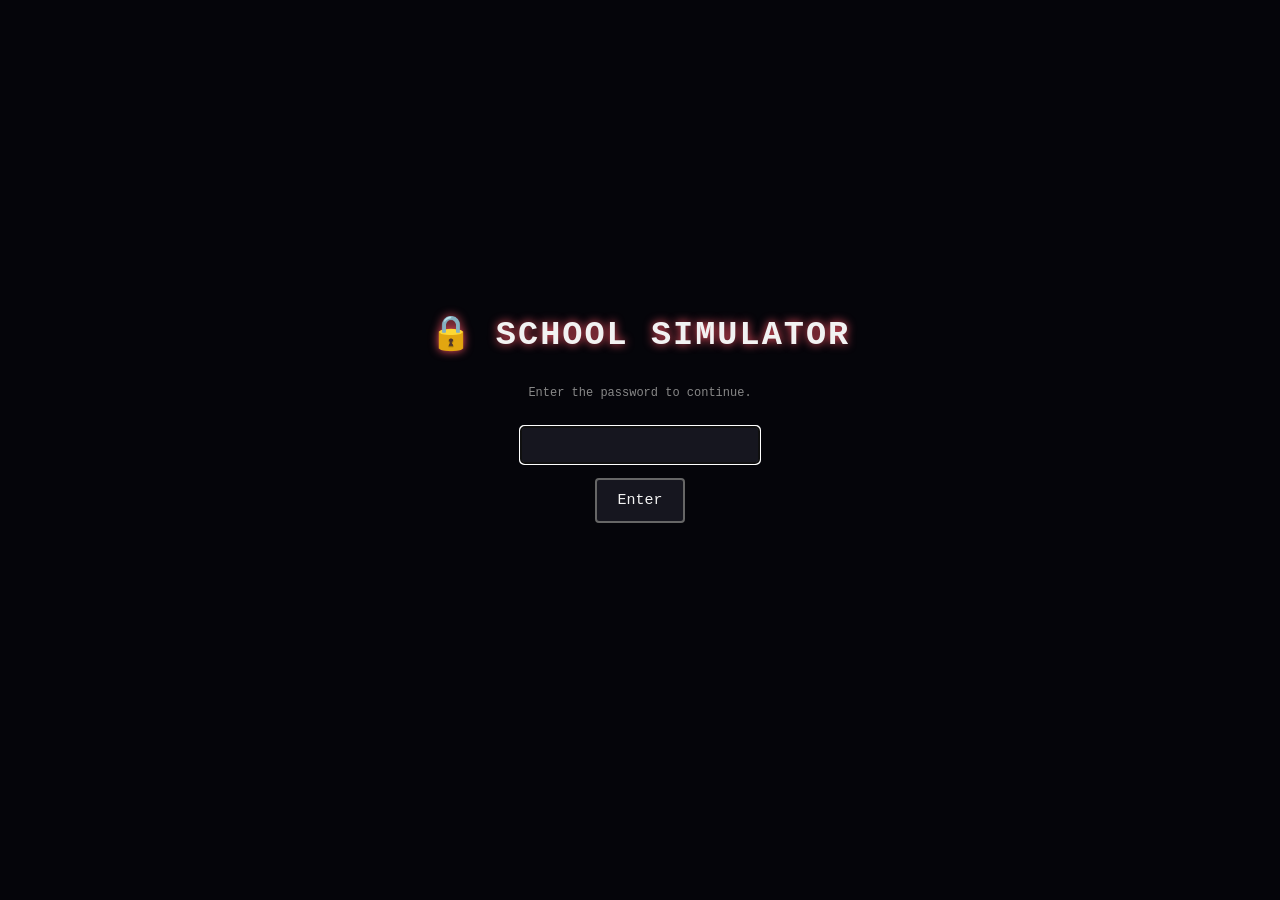
<file: hollow-school.html>
<!DOCTYPE html>
<html lang="en">
<head>
<meta charset="UTF-8">
<title>School Simulator: Survive the Day</title>
<style>
  @font-face {
    font-family: 'PixelFallback';
    src: local('Consolas'), local('Courier New');
  }
  * { box-sizing: border-box; }
  html, body {
    margin: 0; padding: 0; height: 100%;
    background: #0b0b12;
    color: #f2f2f2;
    font-family: 'Courier New', PixelFallback, monospace;
    overflow: hidden;
    user-select: none;
  }
  #app {
    width: 100vw; height: 100vh;
    display: flex; flex-direction: column;
    align-items: center; justify-content: center;
    position: relative;
  }
  #hud {
    position: absolute; top: 10px; left: 10px; right: 10px;
    display: flex; gap: 18px; justify-content: center;
    z-index: 50; pointer-events: none;
    font-size: 13px;
  }
  .hud-bar-wrap { width: 220px; }
  .hud-label { display:flex; justify-content: space-between; margin-bottom: 2px; }
  .hud-bar-bg { width: 100%; height: 16px; background: #222; border: 2px solid #555; border-radius: 3px; overflow: hidden; }
  .hud-bar-fill { height: 100%; transition: width 0.4s ease; }
  #wp-fill { background: linear-gradient(90deg,#ff5566,#ff8899); }
  #int-fill { background: linear-gradient(90deg,#55aaff,#88ccff); }
  #rep-fill { background: linear-gradient(90deg,#ffd24d,#fff2a8); }

  .screen {
    display: none;
    flex-direction: column;
    align-items: center; justify-content: center;
    width: 90vw; max-width: 700px;
    text-align: center;
    gap: 14px;
    animation: fadeIn 0.4s ease;
  }
  .screen.active { display: flex; }
  @keyframes fadeIn { from { opacity: 0; transform: translateY(6px);} to { opacity:1; transform:translateY(0);} }

  h1 { font-size: 2.1em; margin: 0 0 6px 0; letter-spacing: 2px; text-shadow: 0 0 10px #ff5566; }
  h2 { margin: 0 0 6px 0; color: #ffd24d; }
  p.desc { color: #ccc; line-height: 1.5; max-width: 600px; }

  button.choice {
    background: #16161f;
    border: 2px solid #666;
    color: #f2f2f2;
    padding: 12px 20px;
    font-family: inherit;
    font-size: 15px;
    cursor: pointer;
    min-width: 260px;
    border-radius: 4px;
    transition: 0.15s;
  }
  button.choice:hover { border-color: #ffd24d; background: #26263a; transform: scale(1.03); }
  button.choice:disabled { opacity: 0.35; cursor: not-allowed; }
  .choice-row { display:flex; flex-direction: column; gap: 10px; align-items: center; }
  .choice-row.horizontal { flex-direction: row; flex-wrap: wrap; justify-content: center; }

  #canvasWrap { position: relative; }
  canvas { background: #05050a; border: 3px solid #444; border-radius: 6px; display: block; }
  #fightOverlayText {
    position: absolute; top: 8px; left: 0; right: 0; text-align: center;
    color: #ffd24d; font-size: 14px; pointer-events: none; text-shadow: 0 0 4px #000;
  }
  #bossNamePlate {
    position: absolute; bottom: 8px; left: 0; right: 0; text-align: center;
    font-size: 13px; color: #ff8899; pointer-events: none;
  }
  .flash-red { animation: flashRed 0.3s; }
  @keyframes flashRed { 0%{ background:#4a0010;} 100%{ background:#05050a; } }

  #mcaraQ {
    color: #ff2222;
    font-size: 1.6em;
    text-shadow: 0 0 12px #ff0000;
    position: relative;
  }
  .drip { position:absolute; width:3px; background:#a00; opacity:0.8; animation: dripFall 2.2s linear infinite; }
  @keyframes dripFall { 0%{ height:0; opacity:0.9;} 100%{ height:60px; opacity:0;} }

  .subtle { color: #888; font-size: 12px; }
  #timetableList { text-align:left; color:#ffd24d; font-size:13px; margin-top:6px;}
  #logBox { max-width: 560px; color:#9be89b; font-size: 12px; min-height: 18px; }
  #qteBox { display:flex; gap:10px; font-size: 2em; }
  .qte-key { border:2px solid #666; padding:6px 14px; border-radius:4px; }
  .qte-key.hit { border-color:#7CFC00; color:#7CFC00; }
  .qte-key.miss { border-color:#ff5566; color:#ff5566; }
  #translateInput { font-family: inherit; font-size: 18px; padding: 6px; width: 260px; text-align:center; }
  #timerBar { width: 260px; height: 8px; background:#333; border-radius:3px; overflow:hidden; }
  #timerFill { height:100%; background:#ff5566; width:100%; }
</style>
</head>
<body>
<div id="app">
  <!-- PASSWORD GATE — blocks everything until the correct password is entered.
       The expected hash is fetched at runtime from a GitHub-hosted text file,
       not embedded in this HTML, so it isn't sitting in plain view of "View Source".
       See PASSWORD_HASH_URL below — you need to host that file yourself. -->
  <div id="passwordGate" style="position:fixed; inset:0; background:#05050a; z-index:999; display:flex; flex-direction:column; align-items:center; justify-content:center; gap:14px;">
    <h1 style="letter-spacing:2px;">🔒 SCHOOL SIMULATOR</h1>
    <p class="subtle" style="max-width:420px; text-align:center;">Enter the password to continue.</p>
    <input id="passwordInput" type="password" autocomplete="off" style="font-family:inherit; font-size:16px; padding:8px 12px; width:240px; text-align:center; background:#16161f; border:2px solid #666; color:#f2f2f2; border-radius:4px;">
    <button class="choice" id="passwordSubmit" style="min-width:0;">Enter</button>
    <p id="passwordError" style="color:#ff5566; min-height:18px;"></p>
  </div>
  <div id="escReminder" style="display:none; position:fixed; bottom:6px; left:0; right:0; text-align:center; z-index:998; color:#ffd24d; font-size:13px; text-shadow:0 0 4px #000; pointer-events:none;">
    ⚠ Press ESC at any time to instantly leave this page (opens Google Classroom).
  </div>
  <div id="hud" style="display:none;">
    <div class="hud-bar-wrap">
      <div class="hud-label"><span>Willpower</span><span id="wp-text">100/100</span></div>
      <div class="hud-bar-bg"><div id="wp-fill" class="hud-bar-fill" style="width:100%"></div></div>
    </div>
    <div class="hud-bar-wrap">
      <div class="hud-label"><span>Intelligence</span><span id="int-text">50/100</span></div>
      <div class="hud-bar-bg"><div id="int-fill" class="hud-bar-fill" style="width:50%"></div></div>
    </div>
    <div class="hud-bar-wrap">
      <div class="hud-label"><span>Class Rep</span><span id="rep-text">25/50</span></div>
      <div class="hud-bar-bg"><div id="rep-fill" class="hud-bar-fill" style="width:50%"></div></div>
    </div>
  </div>

  <!-- TITLE -->
  <div class="screen active" id="screen-title">
    <h1>SCHOOL SIMULATOR</h1>
    <p class="desc">Survive the school day. Your willpower is your life. Your intelligence is your strength.
    Your class reputation is your armor. Do not go to Classics Society.</p>
    <div class="choice-row">
      <button class="choice" onclick="Game.startNewRun()">Start the Day</button>
    </div>
    <p class="subtle">Move: Arrow Keys / WASD &nbsp;|&nbsp; Attack: Space &nbsp;|&nbsp; Sound is synthesized in-browser</p>
  </div>

  <!-- STATS INTRO -->
  <div class="screen" id="screen-statsintro">
    <h2>Your Stats</h2>
    <p class="desc">Willpower 100/100 — your HP. Hits it zero, you die of boredom.<br>
    Intelligence 50/100 — how hard you hit back.<br>
    Class Reputation 25/50 — your armor. At 50/50 you take half damage. Every hit you take chips it down.</p>
    <button class="choice" onclick="Game.goAssembly()">Continue to Registration</button>
  </div>

  <!-- ASSEMBLY CHOICE -->
  <div class="screen" id="screen-assembly">
    <h2>Before First Period</h2>
    <p class="desc">There's an optional assembly this morning. Sitting through it costs willpower but sharpens your mind.</p>
    <div class="choice-row">
      <button class="choice" onclick="Game.chooseAssembly(true)">Attend Assembly (-25% Willpower, +25% Intelligence)</button>
      <button class="choice" onclick="Game.chooseAssembly(false)">Skip Assembly, go straight to class</button>
    </div>
  </div>

  <!-- TIMETABLE BUILDER -->
  <div class="screen" id="screen-timetable">
    <h2 id="timetableHeading">Build Your Timetable</h2>
    <p class="desc" id="timetableDesc"></p>
    <div class="choice-row horizontal" id="timetableOptions"></div>
    <div id="timetableList"></div>
  </div>

  <!-- LESSON INTRO -->
  <div class="screen" id="screen-lessonintro">
    <h2 id="lessonTitle"></h2>
    <p class="desc" id="lessonDesc"></p>
    <div class="choice-row">
      <button class="choice" id="btnSit" onclick="Game.sitThroughCurrent()">Sit through the lesson</button>
      <button class="choice" id="btnFight" onclick="Game.startFightCurrent()">Fight the teacher</button>
    </div>
  </div>

  <!-- RESULT / LOG SCREEN -->
  <div class="screen" id="screen-result">
    <h2 id="resultTitle"></h2>
    <p class="desc" id="resultDesc"></p>
    <button class="choice" onclick="Game.continueAfterResult()">Continue</button>
  </div>

  <!-- FIGHT SCREEN -->
  <div class="screen" id="screen-fight">
    <div id="canvasWrap">
      <div id="fightOverlayText"></div>
      <canvas id="fightCanvas" width="640" height="420"></canvas>
      <div id="bossNamePlate"></div>
    </div>
    <div id="logBox"></div>
  </div>

  <!-- BREAK -->
  <div class="screen" id="screen-break">
    <h2>Break Time</h2>
    <p class="desc">Where do you spend break?</p>
    <div class="choice-row">
      <button class="choice" onclick="Game.doBreak('fields')">Football fields (+Willpower, -Intelligence, -Class Rep)</button>
      <button class="choice" onclick="Game.doBreak('library')">Library, study (+Intelligence, -Willpower, -Class Rep)</button>
      <button class="choice" onclick="Game.doBreak('club')">Random club (+Class Rep, -Willpower, -Intelligence)</button>
    </div>
  </div>

  <!-- LUNCH -->
  <div class="screen" id="screen-lunch">
    <h2>Lunch</h2>
    <p class="desc" id="lunchDesc">All your stats rise 25% from the food. What now?</p>
    <div class="choice-row">
      <button class="choice" onclick="Game.doLunch('king')">Hang out with King (+Willpower, -Intelligence)</button>
      <button class="choice" onclick="Game.doLunch('homework')">Do homework (+Intelligence, -Willpower, -Class Rep)</button>
    </div>
  </div>

  <!-- MCARA QUESTION -->
  <div class="screen" id="screen-mcara" style="background:#000; width:100vw; height:100vh; max-width:none; position:fixed; top:0; left:0;">
    <div id="mcaraQ">Will you come to Classics Society?</div>
    <div class="choice-row horizontal">
      <button class="choice" style="border-color:#800;" onclick="Game.mcaraChoice('go')">Go to Classics Society</button>
      <button class="choice" style="border-color:#800;" onclick="Game.mcaraChoice('run')">RUN</button>
    </div>
  </div>

  <!-- CLASSICS DEATH -->
  <div class="screen" id="screen-classicsdeath" style="background:#000;">
    <p class="desc" id="classicsText" style="color:#ff4444;"></p>
  </div>

  <!-- CHASE -->
  <div class="screen" id="screen-chase">
    <div id="canvasWrap">
      <div id="fightOverlayText">RUN. Dodge left/right. Survive 30 seconds.</div>
      <canvas id="chaseCanvas" width="640" height="420"></canvas>
    </div>
  </div>

  <!-- QTE (english cycling / translation) -->
  <div class="screen" id="screen-qte">
    <h2 id="qteTitle"></h2>
    <div id="qteBox"></div>
    <div id="timerBar"><div id="timerFill"></div></div>
    <input id="translateInput" style="display:none;" autocomplete="off" placeholder="Type the English translation...">
  </div>

  <!-- DEATH -->
  <div class="screen" id="screen-death">
    <h1 style="color:#ff5566;">YOU DIED OF BOREDOM</h1>
    <p class="desc" id="deathReason"></p>
    <div class="choice-row">
      <button class="choice" onclick="Game.startNewRun()">Restart the Day</button>
      <button class="choice" onclick="Game.becomeActor()">Become an Actor Instead</button>
    </div>
  </div>

  <!-- ACTOR ENDING -->
  <div class="screen" id="screen-actor">
    <h1 style="color:#ffd24d;">YOU BECOME AN ACTOR</h1>
    <p class="desc">You drop out of the education system entirely and pursue the stage. Somewhere, Mr McAra sighs with relief. THE END.</p>
    <button class="choice" onclick="Game.startNewRun()">Play Again</button>
  </div>

  <!-- WIN -->
  <div class="screen" id="screen-win">
    <h1 style="color:#7CFC00;">YOU SURVIVED THE SCHOOL DAY</h1>
    <p class="desc" id="winDesc"></p>
    <button class="choice" onclick="Game.startNewRun()">Play Again</button>
  </div>
</div>

<script>
/* =========================================================
   PASSWORD GATE
   ---------------------------------------------------------
   The expected password is never written into this file as
   plain text. Instead we fetch a SHA-256 hash of it at runtime
   from a file you host on GitHub, and hash whatever the user
   types to compare. This keeps the plaintext out of "View Source",
   but it is NOT bulletproof — anyone who opens DevTools -> Network
   can see the hash get fetched, and a short/guessable password can
   still be brute-forced offline once someone has that hash. This
   is "keep a teacher glancing at your screen out", not real security.

   TO SET THIS UP:
   1. Pick a password.
   2. Compute its SHA-256 hash (lowercase hex). You can do this in
      any browser console with:
        crypto.subtle.digest('SHA-256', new TextEncoder().encode('yourPasswordHere'))
          .then(b => console.log(Array.from(new Uint8Array(b)).map(x=>x.toString(16).padStart(2,'0')).join('')));
   3. Create a PUBLIC file on GitHub (a gist, or a file in a repo)
      containing ONLY that hex string, nothing else.
   4. Replace PASSWORD_HASH_URL below with that file's raw URL
      (raw.githubusercontent.com/... or the gist's raw link).
   ========================================================= */
const PASSWORD_HASH_URL = 'https://raw.githubusercontent.com/lfairclo/Hunger-Games/main/password.txt';

async function sha256Hex(str) {
  const enc = new TextEncoder().encode(str);
  const buf = await crypto.subtle.digest('SHA-256', enc);
  return Array.from(new Uint8Array(buf)).map(b => b.toString(16).padStart(2,'0')).join('');
}

async function tryPassword() {
  const input = document.getElementById('passwordInput');
  const errEl = document.getElementById('passwordError');
  const submitBtn = document.getElementById('passwordSubmit');
  const candidate = input.value;
  if (!candidate) return;
  submitBtn.disabled = true;
  errEl.textContent = 'Checking...';
  try {
    const res = await fetch(PASSWORD_HASH_URL, { cache: 'no-store' });
    if (!res.ok) throw new Error('unreachable');
    const expected = (await res.text()).trim().toLowerCase();
    const actual = await sha256Hex(candidate);
    if (actual === expected && expected.length === 64) {
      document.getElementById('passwordGate').style.display = 'none';
      document.getElementById('escReminder').style.display = 'block';
    } else {
      errEl.textContent = 'Wrong password.';
      input.value = '';
      input.focus();
    }
  } catch (e) {
    errEl.textContent = 'Could not reach the password file (check the URL / your connection).';
  }
  submitBtn.disabled = false;
}
window.addEventListener('DOMContentLoaded', () => {
  document.getElementById('passwordSubmit').addEventListener('click', tryPassword);
  document.getElementById('passwordInput').addEventListener('keydown', (e) => { if (e.key === 'Enter') tryPassword(); });
  document.getElementById('passwordInput').focus();
});

/* =========================================================
   ESCAPE KEY — best-effort "boss key".
   Redirects to Google Classroom immediately, tries to close the
   tab, and rigs the back button so it doesn't return here.
   HONEST LIMITS: a web page cannot delete entries from your
   browser's History — browsers deliberately block that. And
   window.close() only actually works on tabs that were opened
   by a script; on a normal tab most browsers will just ignore it.
   The redirect + back-button trap below are what's realistically
   achievable from plain JavaScript.
   ========================================================= */
function escapeBossKey() {
  try { for (let i=0;i<6;i++) history.pushState({trap:true}, '', location.href); } catch(e) {}
  window.addEventListener('popstate', () => { window.location.replace('https://classroom.google.com/'); });
  try { window.close(); } catch(e) {}
  window.location.replace('https://classroom.google.com/');
}
window.addEventListener('keydown', (e) => {
  if (e.key === 'Escape') escapeBossKey();
});

/* =========================================================
   AUDIO — tiny synthesized SFX, no external files needed
   ========================================================= */
const Sfx = (() => {
  let ctx = null;
  function ac() { if (!ctx) ctx = new (window.AudioContext || window.webkitAudioContext)(); return ctx; }
  function tone(freq, dur, type='sine', vol=0.15, startDelay=0) {
    try {
      const c = ac();
      const t0 = c.currentTime + startDelay;
      const osc = c.createOscillator();
      const gain = c.createGain();
      osc.type = type; osc.frequency.setValueAtTime(freq, t0);
      gain.gain.setValueAtTime(vol, t0);
      gain.gain.exponentialRampToValueAtTime(0.001, t0 + dur);
      osc.connect(gain); gain.connect(c.destination);
      osc.start(t0); osc.stop(t0 + dur);
    } catch(e) {}
  }
  function noise(dur=0.15, vol=0.12) {
    try {
      const c = ac();
      const bufferSize = c.sampleRate * dur;
      const buffer = c.createBuffer(1, bufferSize, c.sampleRate);
      const data = buffer.getChannelData(0);
      for (let i=0;i<bufferSize;i++) data[i] = (Math.random()*2-1) * (1 - i/bufferSize);
      const src = c.createBufferSource(); src.buffer = buffer;
      const gain = c.createGain(); gain.gain.value = vol;
      src.connect(gain); gain.connect(c.destination);
      src.start();
    } catch(e) {}
  }
  return {
    select: () => tone(440, 0.08, 'square', 0.08),
    hit: () => { tone(120, 0.15, 'sawtooth', 0.18); noise(0.1, 0.1); },
    playerAttack: () => tone(660, 0.08, 'square', 0.1),
    detention: () => { tone(200,0.3,'sawtooth',0.15); tone(150,0.4,'sawtooth',0.12,0.15); },
    bossDefeat: () => { [523,659,784,1046].forEach((f,i)=>tone(f,0.18,'triangle',0.15,i*0.12)); },
    death: () => { [400,320,240,160,80].forEach((f,i)=>tone(f,0.35,'sawtooth',0.15,i*0.18)); },
    win: () => { [523,659,784,1046,1318].forEach((f,i)=>tone(f,0.22,'triangle',0.15,i*0.11)); },
    stun: () => tone(90, 0.4, 'square', 0.15),
    tick: () => tone(880,0.03,'square',0.05),
  };
})();

/* =========================================================
   STATE
   ========================================================= */
const S = {
  wp: 100, maxWp: 100,
  int: 50, maxInt: 100,
  rep: 25, maxRep: 50,
  detentionFlag: false,
  timetable: [],      // ['chemistry','physics',...] chosen for periods before/after break
  currentPeriodIndex: 0,
  currentSubject: null,
  pendingAfterResult: null,
};

const SUBJECT_POOL = ['chemistry','physics','maths','english'];

const SUBJECTS = {
  chemistry: {
    name: 'Chemistry', teacher: 'Mr Edwards', color: '#7CFC00',
    sitDesc: 'Sit through 5 minutes of Mr Edwards droning on.',
    sit: { wp: -20, int: +5, detentionChance: 0.10 },
    fight: { hp: 90, difficulty: 'Easy-Moderate',
      onHit: (game) => { S.detentionFlag = true; },
      patterns: ['beakerLob'] }
  },
  physics: {
    name: 'Physics', teacher: 'Mr Burke', color: '#55aaff',
    sitDesc: 'Sit through Mr Burke\'s lecture.',
    sit: { int: -25, wp: +10 },
    fight: { hp: 100, difficulty: 'Easy',
      patterns: ['spinningRuler','fallingRocks'] }
  },
  maths: {
    name: 'Maths', teacher: 'Ms Root', color: '#ffd24d',
    sitDesc: 'Sit through Ms Root\'s lesson.',
    sit: { int: +10, wp: -40, detentionChance: 0.25 },
    fight: { hp: 130, difficulty: 'Moderate-Hard', passiveDrain: true,
      patterns: ['laserSweep','whiteboardThrow'] }
  },
  english: {
    name: 'English', teacher: 'Mr Mee', color: '#ff88cc',
    sitDesc: 'Skip your usual routine — Mr Mee is unpredictable.',
    sit: { random: true },
    fight: { hp: 1, difficulty: 'Moderate', isMinigame: 'cycling' }
  },
};

/* =========================================================
   UTIL
   ========================================================= */
function clamp(v, lo, hi) { return Math.max(lo, Math.min(hi, v)); }
function pct(stat) { return { wp:'maxWp', int:'maxInt', rep:'maxRep' }[stat]; }
function applyPercent(stat, percent) {
  const maxKey = pct(stat);
  const delta = (percent/100) * S[maxKey];
  S[stat] = clamp(S[stat] + delta, 0, S[maxKey]);
  updateHud();
}
function applyClassRepHitPenalty() {
  const twenty = S.maxRep * 0.2;
  if (S.rep < twenty) S.rep = 0; else S.rep -= twenty;
  updateHud();
}
function damageReductionPercent() {
  return clamp((S.rep / S.maxRep) * 50, 0, 50);
}
function takeDamage(baseDamage) {
  const reduced = baseDamage * (1 - damageReductionPercent()/100);
  S.wp = clamp(S.wp - reduced, 0, S.maxWp);
  applyClassRepHitPenalty();
  updateHud();
  Sfx.hit();
  flashScreen();
  return reduced;
}
function playerAttackDamage() {
  return 4 + S.int * 0.18;
}
function updateHud() {
  document.getElementById('wp-text').textContent = `${Math.round(S.wp)}/${S.maxWp}`;
  document.getElementById('int-text').textContent = `${Math.round(S.int)}/${S.maxInt}`;
  document.getElementById('rep-text').textContent = `${Math.round(S.rep)}/${S.maxRep}`;
  document.getElementById('wp-fill').style.width = (S.wp/S.maxWp*100)+'%';
  document.getElementById('int-fill').style.width = (S.int/S.maxInt*100)+'%';
  document.getElementById('rep-fill').style.width = (S.rep/S.maxRep*100)+'%';
  if (S.wp <= 0) { setTimeout(()=>Game.die('Your willpower ran out.'), 50); }
}
function flashScreen() {
  const app = document.getElementById('app');
  app.classList.remove('flash-red'); void app.offsetWidth; app.classList.add('flash-red');
}
function showScreen(id) {
  document.querySelectorAll('.screen').forEach(s => s.classList.remove('active'));
  document.getElementById(id).classList.add('active');
  document.getElementById('hud').style.display = (id==='screen-title') ? 'none' : 'flex';
}

/* =========================================================
   GENERIC BULLET-HELL FIGHT ENGINE
   ========================================================= */
class Fight {
  constructor(canvasId, config) {
    this.canvas = document.getElementById(canvasId);
    this.ctx = this.canvas.getContext('2d');
    this.config = config; // {bossName, color, hp, maxHp (or list of subBosses), patterns:[fns], onEnd(win)}
    this.player = { x: this.canvas.width/2, y: this.canvas.height-40, w:16, h:16, speed: 220, facingAngle:-Math.PI/2, swingUntil:0 };
    this.bullets = [];
    this.keys = {};
    this.running = false;
    this.lastAttack = -99;
    this.attackCooldown = config.attackCooldown || 0.55;
    this.attackRange = config.attackRange || 58;
    this.t = 0;
    this.timers = [];
    this.qtePhaseActive = false;
    this.bosses = config.bosses || [{ name: config.bossName, hp: config.hp, maxHp: config.hp, color: config.color }];
    this.bosses.forEach(b => { b.baseX = b.x; b.baseY = b.y; });
    this._keydown = (e) => this.keys[e.key.toLowerCase()] = true;
    this._keyup = (e) => this.keys[e.key.toLowerCase()] = false;
  }
  start() {
    this.running = true;
    Game._currentSkippable = { skip: () => this.finish(true), owner: this };
    window.addEventListener('keydown', this._keydown);
    window.addEventListener('keyup', this._keyup);
    document.getElementById('bossNamePlate').textContent =
      this.bosses.map(b=>b.name).join(' + ') + `  —  Difficulty: ${this.config.difficulty||''}`;
    document.getElementById('fightOverlayText').textContent = this.config.instructions || 'Move close and press Space to swing your sword';
    this.config.patternFns.forEach(fn => fn(this));
    if (this.config.passiveDrain) {
      this.timers.push(setInterval(()=>{
        applyPercent('wp', -1); applyPercent('int', +1);
      }, 1000));
    }
    this.last = performance.now();
    requestAnimationFrame((ts)=>this.loop(ts));
  }
  pause() { this.running = false; }
  resume() { if (this.finished) return; this.running = true; this.last = performance.now(); requestAnimationFrame((ts)=>this.loop(ts)); }
  addTimer(id) { this.timers.push(id); }
  spawnBullet(b) { this.bullets.push(Object.assign({born:this.t, r:8, reactionCheck:true}, b)); }
  loop(ts) {
    if (!this.running) return;
    const dt = Math.min(0.033, (ts-this.last)/1000);
    this.last = ts; this.t += dt;
    this.update(dt);
    this.draw();
    if (this.running) requestAnimationFrame((ts2)=>this.loop(ts2));
  }
  aliveBosses() { return this.bosses.filter(b=>b.hp>0); }
  nearestBoss() {
    const alive = this.aliveBosses();
    if (!alive.length) return null;
    const p = this.player;
    return alive.sort((a,b)=>Math.hypot(a.x-p.x,a.y-p.y)-Math.hypot(b.x-p.x,b.y-p.y))[0];
  }
  update(dt) {
    const p = this.player;
    {
      let dx=0, dy=0;
      if (this.keys['arrowleft']||this.keys['a']) dx-=1;
      if (this.keys['arrowright']||this.keys['d']) dx+=1;
      if (this.keys['arrowup']||this.keys['w']) dy-=1;
      if (this.keys['arrowdown']||this.keys['s']) dy+=1;
      const len = Math.hypot(dx,dy)||1;
      p.x = clamp(p.x + (dx/len)*p.speed*dt, 10, this.canvas.width-10);
      p.y = clamp(p.y + (dy/len)*p.speed*dt, 10, this.canvas.height-10);
      if (this.keys[' '] && (this.t - this.lastAttack) >= this.attackCooldown) {
        this.lastAttack = this.t;
        this.doAttack();
      }
    }
    // boss movement patterns
    for (const b of this.bosses) { if (b.hp>0 && b.moveFn) b.moveFn(b, this.t); }
    // keep sword pointed at nearest living boss even when idle
    const near = this.nearestBoss();
    if (near) p.facingAngle = Math.atan2(near.y-p.y, near.x-p.x);
    // update bullets
    for (const b of this.bullets) {
      if (b.update) b.update(b, dt, this);
    }
    this.bullets = this.bullets.filter(b => !b.dead && this.t - b.born < (b.life||8));
    // collisions
    for (const b of this.bullets) {
      if (b.hitDone) continue;
      const dx = b.x - p.x, dy = b.y - p.y;
      if (Math.hypot(dx,dy) < (b.r + 9)) {
        b.hitDone = true;
        if (b.pierce) { /* stays alive */ } else b.dead = true;
        if (this.qtePhaseActive && b.reactionCheck !== false) {
          this.pause();
          Game.triggerReactionQTE(this, b.damage||8, b.effect);
          break;
        } else {
          takeDamage(b.damage||8);
          if (b.effect) b.effect(this);
        }
      }
    }
    if (S.wp <= 0) this.finish(false);
  }
  doAttack() {
    Sfx.playerAttack();
    const p = this.player;
    p.swingUntil = this.t + 0.22;
    const target = this.nearestBoss();
    if (!target) return;
    p.facingAngle = Math.atan2(target.y-p.y, target.x-p.x);
    const dist = Math.hypot(target.x-p.x, target.y-p.y);
    if (dist > this.attackRange) return; // too far — whiffs, still on cooldown
    const dmg = playerAttackDamage();
    target.hp = clamp(target.hp - dmg, 0, target.maxHp);
    target.flashUntil = this.t + 0.1;
    if (target.hp <= 0 && !target.defeatedHandled) {
      target.defeatedHandled = true;
      Sfx.bossDefeat();
      if (this.config.onSubBossDefeat) this.config.onSubBossDefeat(this, target);
    }
    if (this.bosses.every(b=>b.hp<=0)) {
      this.finish(true);
    }
  }
  finish(win) {
    if (this.finished) return;
    this.finished = true;
    this.running = false;
    if (Game._currentSkippable && Game._currentSkippable.owner === this) Game._currentSkippable = null;
    this.timers.forEach(id => clearInterval(id));
    window.removeEventListener('keydown', this._keydown);
    window.removeEventListener('keyup', this._keyup);
    if (this.config.onEnd) this.config.onEnd(win);
  }
  draw() {
    const ctx = this.ctx, W=this.canvas.width, H=this.canvas.height;
    ctx.clearRect(0,0,W,H);
    // boss hp bars, centered top
    const barX = (W-220)/2;
    let by = 14;
    for (const b of this.bosses) {
      ctx.fillStyle = '#333'; ctx.fillRect(barX, by, 200, 10);
      ctx.fillStyle = b.color || '#ff5566';
      ctx.fillRect(barX, by, 200*(b.hp/b.maxHp), 10);
      ctx.fillStyle = '#fff'; ctx.font = '10px monospace';
      ctx.fillText(b.name, barX, by-2);
      by += 22;
      if (b.x!=null) {
        ctx.fillStyle = (this.t < b.flashUntil) ? '#fff' : (b.color||'#ff5566');
        ctx.beginPath(); ctx.arc(b.x, b.y, 20, 0, Math.PI*2); ctx.fill();
      }
    }
    // bullets
    for (const b of this.bullets) {
      ctx.fillStyle = b.color || '#ff8899';
      if (b.shape === 'line') {
        ctx.strokeStyle = b.color || '#ff8899'; ctx.lineWidth = b.w||4;
        ctx.beginPath(); ctx.moveTo(b.x1,b.y1); ctx.lineTo(b.x2,b.y2); ctx.stroke();
      } else if (b.shape === 'rect') {
        ctx.fillRect(b.x-b.w/2, b.y-b.h/2, b.w, b.h);
      } else {
        ctx.beginPath(); ctx.arc(b.x,b.y,b.r,0,Math.PI*2); ctx.fill();
      }
    }
    // player
    const p = this.player;
    ctx.fillStyle = '#ffd24d';
    ctx.fillRect(p.x-8, p.y-8, 16, 16);
    // sword — always points at nearest boss, swings on attack
    const swinging = this.t < p.swingUntil;
    let swingArc = 0;
    if (swinging) {
      const progress = 1 - (p.swingUntil - this.t)/0.22;
      swingArc = Math.sin(progress*Math.PI) * 1.1 - 0.5;
    }
    ctx.save();
    ctx.translate(p.x, p.y);
    ctx.rotate(p.facingAngle + swingArc);
    ctx.strokeStyle = swinging ? '#ffffff' : '#bbbbbb';
    ctx.lineWidth = swinging ? 5 : 3;
    ctx.beginPath(); ctx.moveTo(9,0); ctx.lineTo(9+26+(swinging?12:0), 0); ctx.stroke();
    ctx.fillStyle = '#8a6a3a'; ctx.fillRect(3,-3,7,6);
    ctx.restore();
    // range indicator ring (subtle)
    ctx.strokeStyle = 'rgba(255,210,77,0.15)';
    ctx.lineWidth = 1;
    ctx.beginPath(); ctx.arc(p.x, p.y, this.attackRange, 0, Math.PI*2); ctx.stroke();
    // attack cooldown bar under player
    const cdRatio = clamp((this.t-this.lastAttack)/this.attackCooldown, 0, 1);
    ctx.fillStyle = '#222'; ctx.fillRect(p.x-14, p.y+16, 28, 5);
    ctx.fillStyle = cdRatio>=1 ? '#7CFC00' : '#ff8899';
    ctx.fillRect(p.x-14, p.y+16, 28*cdRatio, 5);
  }
}


/* --- Boss attack pattern generators --- */
function pat_beakerLob(fight) {
  fight.addTimer(setInterval(()=>{
    if (!fight.running) return;
    fight.spawnBullet({
      x: fight.canvas.width/2, y: 60, r: 9, color:'#7CFC00', damage: 10,
      vx: (Math.random()-0.5)*140, vy: 160,
      update(b,dt){ b.x+=b.vx*dt; b.y+=b.vy*dt; if (b.y>420||b.x<0||b.x>640) b.dead=true; },
      effect: (f) => { if (fight.config.onHit) fight.config.onHit(f); }
    });
  }, 900));
}
function pat_spinningRuler(fight) {
  let angle = 0;
  fight.addTimer(setInterval(()=>{
    if (!fight.running) return;
    angle += 0.5;
    const cx=320, cy=210, len=170;
    fight.spawnBullet({
      x: cx+Math.cos(angle)*len, y: cy+Math.sin(angle)*len, r:10, color:'#55aaff', damage:9, life:0.12,
      update(b,dt){ b.life-=dt; if(b.life<=0)b.dead=true; }
    });
  }, 60));
}
function pat_fallingRocks(fight) {
  fight.addTimer(setInterval(()=>{
    if (!fight.running) return;
    fight.spawnBullet({
      x: Math.random()*600+20, y: -10, r: 13, color:'#8899aa', damage: 7, vy: 130,
      update(b,dt){ b.y+=b.vy*dt; if (b.y>440) b.dead=true; },
      effect: (f) => { applyPercent('rep', -8); applyPercent('int', -8); }
    });
  }, 1100));
}
function pat_laserSweep(fight) {
  fight.addTimer(setInterval(()=>{
    if (!fight.running) return;
    const vertical = Math.random()<0.5;
    let x=0;
    const id = setInterval(()=>{
      if (!fight.running) { clearInterval(id); return; }
      x += 40;
      fight.spawnBullet({
        shape:'line', x1: vertical? x:0, y1: vertical?0:x, x2: vertical? x:640, y2: vertical?420:x,
        r:6, w:5, color:'#ffd24d', damage: 12, life:0.15,
        update(b,dt){ b.life-=dt; if(b.life<=0) b.dead=true; }
      });
      if (x>640) clearInterval(id);
    }, 40);
  }, 2600));
}
function pat_whiteboardThrow(fight) {
  fight.addTimer(setInterval(()=>{
    if (!fight.running) return;
    fight.spawnBullet({
      x: 60+Math.random()*520, y: -10, r:11, color:'#eeeeee', damage: 8, vy: 190,
      shape:'rect', w:22, h:16,
      update(b,dt){ b.y+=b.vy*dt; if(b.y>440) b.dead=true; }
    });
  }, 500));
}
function pat_hockeyFlick(fight) {
  fight.addTimer(setInterval(()=>{
    if (!fight.running) return;
    const boss = fight.bosses[0];
    fight.spawnBullet({
      x: boss.x, y: boss.y, r: 8, color:'#ffffff', damage: 11,
      vx: (fight.player.x-boss.x)/0.8, vy: (fight.player.y-boss.y)/0.8,
      update(b,dt){ b.x+=b.vx*dt; b.y+=b.vy*dt; if(b.x<0||b.x>640||b.y<0||b.y>420) b.dead=true; },
      effect: () => { applyClassRepHitPenalty(); } // double class rep hit
    });
  }, 750));
}
function pat_bioAttack(kind) {
  return function(fight) {
    const boss = fight.bosses.find(b=>b.key===kind);
    fight.addTimer(setInterval(()=>{
      if (!fight.running || boss.hp<=0) return;
      const aimx = fight.player.x - boss.x, aimy = fight.player.y - boss.y;
      const ang = Math.atan2(aimy, aimx);
      if (kind==='kirsten') {
        // three-bullet spread — extra sharp sting instead of a stun
        [-0.28, 0, 0.28].forEach(off => {
          const a = ang + off;
          fight.spawnBullet({x:boss.x,y:boss.y,r:8,color:'#cc88ff',damage:9,
            vx:Math.cos(a)*150, vy:Math.sin(a)*150,
            update(b,dt){b.x+=b.vx*dt;b.y+=b.vy*dt; if(b.x<0||b.x>640||b.y<0||b.y>420)b.dead=true;}});
        });
      } else if (kind==='lau') {
        // slow heavy orb, gently tracks the player — hits your class rep hard
        fight.spawnBullet({x:boss.x,y:boss.y,r:14,color:'#ff99cc',damage:5,
          vx:Math.cos(ang)*70, vy:Math.sin(ang)*70,
          update(b,dt){
            const a2 = Math.atan2(fight.player.y-b.y, fight.player.x-b.x);
            b.vx += Math.cos(a2)*40*dt; b.vy += Math.sin(a2)*40*dt;
            b.x+=b.vx*dt;b.y+=b.vy*dt; if(b.x<0||b.x>640||b.y<0||b.y>420)b.dead=true;
          },
          effect:()=>{ applyClassRepHitPenalty(); }});
      } else if (kind==='maan') {
        // zigzagging bolt — drains intelligence
        fight.spawnBullet({x:boss.x,y:boss.y,r:8,color:'#99ccff',damage:4,
          baseAng: ang, born2:fight.t,
          update(b,dt){
            const wob = Math.sin((fight.t-b.born2)*10)*90;
            b.x += (Math.cos(b.baseAng)*160)*dt + Math.cos(b.baseAng+Math.PI/2)*wob*dt;
            b.y += (Math.sin(b.baseAng)*160)*dt + Math.sin(b.baseAng+Math.PI/2)*wob*dt;
            if(b.x<0||b.x>640||b.y<0||b.y>420)b.dead=true;
          },
          effect:()=>applyPercent('int',-8)});
      } else if (kind==='potter') {
        // fast straight lance — heaviest willpower damage
        fight.spawnBullet({x:boss.x,y:boss.y,r:10,color:'#ffcc66',damage:13,
          vx:Math.cos(ang)*260, vy:Math.sin(ang)*260,
          update(b,dt){b.x+=b.vx*dt;b.y+=b.vy*dt; if(b.x<0||b.x>640||b.y<0||b.y>420)b.dead=true;}});
      }
    }, 1300 + Math.random()*400));
  };
}
function pat_mcaraTextbooks(fight) {
  fight.addTimer(setInterval(()=>{
    if (!fight.running) return;
    const boss = fight.bosses[0];
    fight.spawnBullet({
      x: boss.x, y: boss.y, r:12, color:'#c9a86a', damage: 10, reactionCheck:false,
      vx:(fight.player.x-boss.x)*0.7, vy:(fight.player.y-boss.y)*0.7,
      update(b,dt){b.x+=b.vx*dt;b.y+=b.vy*dt; if(b.x<0||b.x>640||b.y<0||b.y>420)b.dead=true;},
      effect: () => { Game.triggerLatinQTE(); }
    });
  }, fight.config.textbookInterval || 1600));
}
function pat_pensFromGround(fight) {
  fight.addTimer(setInterval(()=>{
    if (!fight.running) return;
    for (let i=0;i<3;i++) {
      fight.spawnBullet({
        x: 40+Math.random()*560, y: 400, r:6, color:'#333', damage: 6, vy:-160, life:1.4,
        update(b,dt){ b.y+=b.vy*dt; b.life-=dt; if(b.life<=0) b.dead=true; }
      });
    }
  }, 1300));
}
function pat_spinningArms(fight) {
  let angle=0;
  fight.addTimer(setInterval(()=>{
    if (!fight.running) return;
    angle += 0.35;
    const cx=320, cy=210, len=220;
    fight.spawnBullet({
      x: cx+Math.cos(angle)*len, y: cy+Math.sin(angle)*len, r:14, color:'#8b0000', damage: 14, life:0.1,
      update(b,dt){ b.life-=dt; if(b.life<=0)b.dead=true; }
    });
    fight.spawnBullet({
      x: cx-Math.cos(angle)*len, y: cy-Math.sin(angle)*len, r:14, color:'#8b0000', damage: 14, life:0.1,
      update(b,dt){ b.life-=dt; if(b.life<=0)b.dead=true; }
    });
  }, 60));
}

/* =========================================================
   GAME FLOW CONTROLLER
   ========================================================= */
const Game = {
  startNewRun() {
    Object.assign(S, { wp:100, maxWp:100, int:50, maxInt:100, rep:25, maxRep:50,
      detentionFlag:false, timetable:[], currentPeriodIndex:0, currentSubject:null });
    this._lastStepForPicks = null;
    updateHud();
    showScreen('screen-statsintro');
  },
  goAssembly() { showScreen('screen-assembly'); },
  chooseAssembly(attend) {
    Sfx.select();
    if (attend) { applyPercent('wp', -25); applyPercent('int', +25); }
    this.beginTimetableStep('period1');
  },
  beginTimetableStep(step) {
    this._ttStep = step;
    const opts = document.getElementById('timetableOptions');
    opts.innerHTML = '';
    const already = S.timetable;
    const remaining = SUBJECT_POOL.filter(s => !already.includes(s));
    document.getElementById('timetableHeading').textContent =
      step==='period1' ? 'Period 1 (before break)' : 'Periods 2 & 3 (after break, before lunch)';
    document.getElementById('timetableDesc').textContent =
      step==='period1' ? 'Choose one subject.' : 'Choose two subjects.';
    document.getElementById('timetableList').innerHTML =
      'Timetable so far: ' + (S.timetable.map(s=>SUBJECTS[s].name).join(', ') || '(none yet)');
    // Only (re)initialize the pick counter the first time we enter this step,
    // not every time the screen re-renders after a pick (that was the bug).
    if (this._lastStepForPicks !== step) {
      this._picksNeeded = step==='period1' ? 1 : 2;
      this._picksMade = 0;
      this._lastStepForPicks = step;
    }
    remaining.forEach(key => {
      const b = document.createElement('button');
      b.className = 'choice'; b.textContent = SUBJECTS[key].name + ' — ' + SUBJECTS[key].teacher;
      b.onclick = () => this.pickSubject(key, step);
      opts.appendChild(b);
    });
    showScreen('screen-timetable');
  },
  pickSubject(key, step) {
    Sfx.select();
    S.timetable.push(key);
    this._picksMade++;
    if (this._picksMade < this._picksNeeded) {
      this.beginTimetableStep(step);
      return;
    }
    if (step === 'period1') {
      // move to break, will return to pick periods 2&3 after
      this._afterBreakNext = true;
      this.doBreakScreen();
    } else {
      this.runLessonQueueAfterBreak();
    }
  },
  doBreakScreen() { showScreen('screen-break'); },
  doBreak(choice) {
    Sfx.select();
    if (choice==='fields') { applyPercent('wp', +20); applyPercent('int', -15); applyPercent('rep', -15); }
    if (choice==='library') { applyPercent('int', +20); applyPercent('wp', -15); applyPercent('rep', -10); }
    if (choice==='club') { applyPercent('rep', +20); applyPercent('wp', -15); applyPercent('int', -10); }
    // now go run period 1 lesson (chosen before break), THEN come back for period 2&3 selection
    this._lessonQueue = [S.timetable[0]];
    this._afterLessonQueue = () => this.beginTimetableStep('periods23');
    this.runNextLesson();
  },
  runLessonQueueAfterBreak() {
    this._lessonQueue = [S.timetable[1], S.timetable[2]];
    this._afterLessonQueue = () => this.enterLunch();
    this.runNextLesson();
  },
  runNextLesson() {
    if (this._lessonQueue.length === 0) { this._afterLessonQueue(); return; }
    const key = this._lessonQueue.shift();
    S.currentSubject = key;
    const subj = SUBJECTS[key];
    // Always reset these buttons to their default lesson behaviour — PE's screen
    // temporarily repurposes them, and the same DOM nodes get reused on replay.
    const btnSit = document.getElementById('btnSit');
    const btnFight = document.getElementById('btnFight');
    btnSit.textContent = 'Sit through the lesson';
    btnSit.onclick = () => this.sitThroughCurrent();
    btnFight.textContent = 'Fight the teacher';
    btnFight.onclick = () => this.startFightCurrent();
    document.getElementById('lessonTitle').textContent = subj.name + ' — ' + subj.teacher;
    document.getElementById('lessonDesc').textContent = subj.sitDesc + `  (Fight difficulty: ${subj.fight.difficulty})`;
    showScreen('screen-lessonintro');
  },
  sitThroughCurrent() {
    Sfx.select();
    const key = S.currentSubject; const subj = SUBJECTS[key];
    let msg = '';
    if (subj.sit.random) {
      const stats = ['wp','int','rep'];
      let lines = [];
      stats.forEach(st => {
        const up = Math.random() < 0.5;
        const val = up ? 30 : -40;
        applyPercent(st, val);
        lines.push(`${st.toUpperCase()} ${up?'+30%':'-40%'}`);
      });
      msg = 'Mr Mee\'s class is chaos. ' + lines.join(', ') + '.';
    } else {
      if (subj.sit.wp) applyPercent('wp', subj.sit.wp);
      if (subj.sit.int) applyPercent('int', subj.sit.int);
      msg = `You sat through ${subj.name}. `;
      if (subj.sit.wp) msg += `Willpower ${subj.sit.wp>0?'+':''}${subj.sit.wp}%. `;
      if (subj.sit.int) msg += `Intelligence ${subj.sit.int>0?'+':''}${subj.sit.int}%. `;
      if (subj.sit.detentionChance && Math.random() < subj.sit.detentionChance) {
        applyPercent('wp', -10);
        msg += ' You got a detention! (-10% extra willpower)';
        Sfx.detention();
      }
    }
    this.showResult('Lesson Over', msg, () => this.runNextLesson());
  },
  startFightCurrent() {
    const key = S.currentSubject; const subj = SUBJECTS[key];
    if (subj.fight.isMinigame === 'cycling') { this.startCyclingMinigame(); return; }
    showScreen('screen-fight');
    const fight = new Fight('fightCanvas', {
      bossName: subj.name + ' (' + subj.teacher + ')',
      color: subj.color, hp: subj.fight.hp, difficulty: subj.fight.difficulty,
      patternFns: subj.fight.patterns.map(p => ({beakerLob:pat_beakerLob, spinningRuler:pat_spinningRuler,
        fallingRocks:pat_fallingRocks, laserSweep:pat_laserSweep, whiteboardThrow:pat_whiteboardThrow}[p])),
      passiveDrain: !!subj.fight.passiveDrain,
      onHit: subj.fight.onHit,
      onEnd: (win) => {
        if (win) {
          this.showResult('Victory!', `You defeated ${subj.teacher}!`, () => this.runNextLesson());
        } else {
          this.die(`${subj.teacher} got the better of you.`);
        }
      }
    });
    fight.bosses[0].x = 320; fight.bosses[0].y = 100;
    fight.start();
  },
  startCyclingMinigame() {
    showScreen('screen-qte');
    document.getElementById('qteTitle').textContent = 'Mr Mee\'s Cycling Track — press the arrow shown!';
    const box = document.getElementById('qteBox');
    const input = document.getElementById('translateInput');
    input.style.display = 'none';
    const dirs = ['←','↑','→','↓'];
    let round = 0, hits = 0;
    const total = 8;
    function renderRound() {
      box.innerHTML = '';
      const d = dirs[Math.floor(Math.random()*4)];
      box.dataset.target = d;
      const el = document.createElement('div'); el.className='qte-key'; el.textContent = d;
      box.appendChild(el);
    }
    renderRound();
    const timerFill = document.getElementById('timerFill');
    let timeLeft = 1.1;
    function tick() {
      timeLeft -= 0.03;
      timerFill.style.width = Math.max(0,(timeLeft/1.1*100))+'%';
      if (timeLeft <= 0) { fail(); }
    }
    const map = {'arrowleft':'←','arrowup':'↑','arrowright':'→','arrowdown':'↓'};
    let interval = setInterval(tick, 30);
    function fail() {
      round++;
      if (round>=total) return finish();
      timeLeft=1.1; renderRound();
    }
    function handler(e) {
      const k = map[e.key.toLowerCase()];
      if (!k) return;
      if (k === box.dataset.target) { hits++; box.firstChild.classList.add('hit'); Sfx.tick(); }
      else { box.firstChild.classList.add('miss'); }
      round++;
      if (round>=total) return finish();
      timeLeft=1.1; renderRound();
    }
    window.addEventListener('keydown', handler);
    Game._currentSkippable = { skip: () => { hits = total; round = total; finish(); } };
    function finish() {
      clearInterval(interval);
      window.removeEventListener('keydown', handler);
      Game._currentSkippable = null;
      const won = hits >= total*0.6;
      if (won) { applyPercent('wp', +30); Game.showResult('You won the race!', 'Willpower +30%.', ()=>Game.runNextLesson()); }
      else { S.wp = 0; updateHud(); }
    }
  },
  showResult(title, desc, cont) {
    document.getElementById('resultTitle').textContent = title;
    document.getElementById('resultDesc').textContent = desc;
    this._resultContinue = cont;
    showScreen('screen-result');
  },
  continueAfterResult() { if (this._resultContinue) this._resultContinue(); },

  doLunch(choice) {
    Sfx.select();
    if (choice==='king') { applyPercent('wp', +15); applyPercent('int', -10); }
    if (choice==='homework') { applyPercent('int', +15); applyPercent('wp', -10); applyPercent('rep', -5); }
    this.runBioQuadruple();
  },

  /* --- entering lunch auto-boosts stats first --- */
  enterLunch() {
    applyPercent('wp', +25); applyPercent('int', +25); applyPercent('rep', +25);
    showScreen('screen-lunch');
  },

  runBioQuadruple() {
    showScreen('screen-fight');
    const bosses = [
      { key:'kirsten', name:'Ms Kirsten', hp:70, maxHp:70, color:'#cc88ff', x:110, y:100,
        moveFn:(b,t)=>{ b.x=b.baseX+Math.cos(t*0.8)*20; b.y=b.baseY+Math.sin(t*0.8)*20; } },
      { key:'lau', name:'Ms Lau', hp:70, maxHp:70, color:'#ff99cc', x:530, y:100,
        moveFn:(b,t)=>{ b.x=b.baseX+Math.sin(t*1.1)*26; } },
      { key:'maan', name:'Ms Maan', hp:70, maxHp:70, color:'#99ccff', x:110, y:330,
        moveFn:(b,t)=>{ b.y=b.baseY+Math.sin(t*1.4)*24; } },
      { key:'potter', name:'Ms Potter', hp:78, maxHp:78, color:'#ffcc66', x:530, y:330,
        moveFn:(b,t)=>{ b.x=b.baseX+Math.cos(-t*1.0)*22; b.y=b.baseY+Math.sin(-t*1.0)*22; } },
    ];
    const fight = new Fight('fightCanvas', {
      bosses, difficulty: 'Moderate-Hard',
      instructions: 'The Bio Quadruple — one in each corner, each with their own attack. Get close and swing!',
      patternFns: ['kirsten','lau','maan','potter'].map(k => pat_bioAttack(k)),
      onEnd: (win) => {
        if (win) this.showResult('Biology Cleared', 'You survived the Bio Quadruple.', ()=>this.runPE());
        else this.die('The Bio Quadruple overwhelmed you.');
      }
    });
    fight.start();
  },
  runPE() {
    document.getElementById('lessonTitle').textContent = 'PE — Mr Hillyer';
    document.getElementById('lessonDesc').textContent =
      'Mr Hillyer is waiting on the pitch with a hockey stick. You can fight him for the challenge (you\'ll start fully healed), or just duck out of PE entirely.';
    const btnSit = document.getElementById('btnSit');
    const btnFight = document.getElementById('btnFight');
    btnSit.textContent = 'Skip PE';
    btnSit.onclick = () => { Sfx.select(); this.startMcara(); };
    btnFight.textContent = 'Fight Mr Hillyer (full heal first)';
    btnFight.onclick = () => { Sfx.select(); this.startPEFight(); };
    showScreen('screen-lessonintro');
  },
  startPEFight() {
    S.wp = S.maxWp; updateHud(); // full heal before this optional fight
    showScreen('screen-fight');
    const fight = new Fight('fightCanvas', {
      bossName: 'Mr Hillyer', color:'#ff5566', hp: 150, difficulty:'Hard',
      instructions: 'Dodge the hockey ball rhythm. Get close and swing to hit back.',
      patternFns: [pat_hockeyFlick],
      onSubBossDefeat: (f, boss) => {
        // enrage: giant hockey stick sweep
        f.spawnBullet({shape:'rect', x:320, y:210, w:600, h:60, color:'#552200', damage:40, life:0.5,
          update(b,dt){ b.life-=dt; if(b.life<=0) b.dead=true; }});
      },
      onEnd: (win) => {
        if (win) this.showResult('PE Cleared', 'Mr Hillyer is down. On to lunch\'s dark epilogue...', ()=>this.startMcara());
        else this.die('Mr Hillyer\'s hockey stick finished you off.');
      }
    });
    fight.bosses[0].x = 320; fight.bosses[0].y = 90;
    fight.start();
  },

  startMcara() { showScreen('screen-mcara'); },
  mcaraChoice(choice) {
    Sfx.select();
    if (choice==='go') {
      let t = 0;
      const iv = setInterval(()=>{
        t += 1;
        S.wp = Math.max(1, S.wp*0.7); S.int = Math.max(1,S.int*0.7); S.rep = Math.max(1,S.rep*0.7);
        updateHud();
        if (t>=5) { clearInterval(iv); this.showClassicsDeath(); }
      }, 500);
      showScreen('screen-classicsdeath');
      document.getElementById('classicsText').textContent = 'A shadow shaped like Caecilius approaches. Five layers of teeth turn like a chainsaw...';
    } else {
      this.startChase();
    }
  },
  showClassicsDeath() {
    document.getElementById('classicsText').textContent = 'An English-to-Latin dictionary flies from the dark and strikes you down.';
    setTimeout(()=> this.die('You went to Classics Society. You should not have gone to Classics Society.'), 1400);
  },
  startChase() {
    showScreen('screen-chase');
    const canvas = document.getElementById('chaseCanvas');
    const ctx = canvas.getContext('2d');
    let lane = 1; // 0,1,2
    const lanesX = [160,320,480];
    let obstacles = [];
    let t=0, running=true, gap=0.8, obstacleSpeed=330;
    const keydown = (e) => {
      if (e.key==='ArrowLeft'||e.key.toLowerCase()==='a') lane=Math.max(0,lane-1);
      if (e.key==='ArrowRight'||e.key.toLowerCase()==='d') lane=Math.min(2,lane+1);
    };
    window.addEventListener('keydown', keydown);
    let last = performance.now();
    function endChase() {
      running=false; window.removeEventListener('keydown', keydown); Game._currentSkippable = null;
      Game.showResult('You reach a clearing', 'You burst into an open space. Something is waiting.', ()=>Game.runFinalBoss());
    }
    Game._currentSkippable = { skip: () => endChase() };
    function spawnObstacle() {
      obstacles.push({lane: Math.floor(Math.random()*3), y:-20});
      // after 8 seconds, sometimes throw a second obstacle in a different lane to force real choices
      if (t > 8 && Math.random() < 0.35) {
        let l2 = Math.floor(Math.random()*3);
        obstacles.push({lane:l2, y:-60});
      }
    }
    let spawnTimer=0;
    function loop(ts) {
      if (!running) return;
      const dt = Math.min(0.033,(ts-last)/1000); last=ts; t+=dt; spawnTimer+=dt;
      obstacleSpeed = 330 + t*4; // gets faster the longer you run
      if (spawnTimer > gap) { spawnTimer=0; spawnObstacle(); gap = Math.max(0.32, gap-0.015); }
      obstacles.forEach(o=>o.y += obstacleSpeed*dt);
      for (const o of obstacles) {
        if (!o.hit && o.y > 330 && o.y < 380 && o.lane===lane) {
          o.hit = true;
          takeDamage(18);
          if (S.wp<=0) { running=false; window.removeEventListener('keydown', keydown); Game._currentSkippable = null; Game.die('The shadow caught you.'); return; }
        }
      }
      obstacles = obstacles.filter(o=>o.y<440);
      ctx.clearRect(0,0,640,420);
      ctx.fillStyle='#222';
      lanesX.forEach(x=>{ ctx.fillRect(x-70,0,140,420); });
      ctx.fillStyle='#111'; ctx.fillRect(0,0,640,420); ctx.globalAlpha=0.0;
      ctx.globalAlpha=1;
      lanesX.forEach(x=>{ ctx.strokeStyle='#444'; ctx.strokeRect(x-70,0,140,420); });
      ctx.fillStyle='#ff5566';
      obstacles.forEach(o=>{ ctx.fillRect(lanesX[o.lane]-20, o.y, 40, 24); });
      ctx.fillStyle='#ffd24d';
      ctx.fillRect(lanesX[lane]-14, 350, 28, 28);
      document.getElementById('fightOverlayText').textContent = `RUN — ${Math.max(0,(30-t)).toFixed(1)}s`;
      if (t >= 30) { endChase(); return; }
      requestAnimationFrame(loop);
    }
    requestAnimationFrame(loop);
  },

  triggerLatinQTE() {
    if (this._qteActive) return;
    this._qteActive = true;
    if (this._activeFight) this._activeFight.pause();
    showScreen('screen-qte');
    const words = [
      {la:'puella', en:'girl'}, {la:'servus', en:'slave'}, {la:'canis', en:'dog'},
      {la:'aqua', en:'water'}, {la:'magnus', en:'big'}, {la:'ambulat', en:'walks'},
      {la:'portat', en:'carries'}, {la:'via', en:'road'}
    ];
    const w = words[Math.floor(Math.random()*words.length)];
    document.getElementById('qteTitle').textContent = `Translate: "${w.la}"`;
    const box = document.getElementById('qteBox'); box.innerHTML='';
    const input = document.getElementById('translateInput');
    input.style.display='block'; input.value=''; input.focus();
    let timeLeft = 10;
    const timerFill = document.getElementById('timerFill');
    const iv = setInterval(()=>{
      timeLeft -= 0.1; timerFill.style.width = Math.max(0,(timeLeft/10*100))+'%';
      if (timeLeft<=0) finish(false);
    }, 100);
    const onKey = (e) => { if (e.key==='Enter') finish(input.value.trim().toLowerCase()===w.en); };
    input.addEventListener('keydown', onKey);
    const self = this;
    function finish(correct) {
      clearInterval(iv);
      input.removeEventListener('keydown', onKey);
      input.style.display='none';
      if (!correct) takeDamage(10);
      self._qteActive = false;
      if (S.wp > 0 && self._activeFight) { showScreen('screen-fight'); self._activeFight.resume(); }
    }
  },

  triggerReactionQTE(fight, baseDamage, followEffect) {
    if (this._qteActive) {
      // already mid-QTE somehow; just resolve as a hit rather than stack UI
      takeDamage(baseDamage);
      if (followEffect) followEffect(fight);
      fight.resume();
      return;
    }
    this._qteActive = true;
    showScreen('screen-qte');
    document.getElementById('qteTitle').textContent = 'Incoming hit! Press the arrow shown to brace!';
    const box = document.getElementById('qteBox'); box.innerHTML='';
    const input = document.getElementById('translateInput'); input.style.display='none';
    const dirs = ['←','↑','→','↓'];
    const target = dirs[Math.floor(Math.random()*4)];
    const el = document.createElement('div'); el.className='qte-key'; el.textContent = target;
    box.appendChild(el);
    let timeLeft = 0.75;
    const timerFill = document.getElementById('timerFill');
    const map = {'arrowleft':'←','arrowup':'↑','arrowright':'→','arrowdown':'↓'};
    let done = false;
    const iv = setInterval(()=>{
      timeLeft -= 0.03; timerFill.style.width = Math.max(0,(timeLeft/0.75*100))+'%';
      if (timeLeft<=0) finish(false);
    }, 30);
    const onKey = (e) => { const k = map[e.key.toLowerCase()]; if (!k) return; finish(k===target); };
    window.addEventListener('keydown', onKey);
    const self = this;
    function finish(success) {
      if (done) return; done = true;
      clearInterval(iv);
      window.removeEventListener('keydown', onKey);
      if (success) { el.classList.add('hit'); } else { el.classList.add('miss'); }
      const dmg = success ? baseDamage * 0.3 : baseDamage * 1.2;
      setTimeout(()=>{
        takeDamage(dmg);
        if (followEffect) followEffect(fight);
        self._qteActive = false;
        if (S.wp > 0) { showScreen('screen-fight'); fight.resume(); }
      }, 150);
    }
  },

  runFinalBoss() {
    showScreen('screen-fight');
    const fight = new Fight('fightCanvas', {
      bossName: 'Mr McAra', color:'#8b0000', hp: 320, difficulty: 'Extremely Hard',
      attackCooldown: 0.55, attackRange: 60,
      instructions: 'Textbooks force a Latin translation. Get close and swing when the coast is clear.',
      patternFns: [pat_mcaraTextbooks],
      onEnd: (win) => {
        this._activeFight = null;
        if (win) { this.win(); }
        else this.die('Mr McAra was too much.');
      }
    });
    fight.bosses[0].x = 320; fight.bosses[0].y = 90;
    this._activeFight = fight;
    fight.start();
    // Phase progression: 100%-65% intro, 65%-32% adds spinning arms + rising pens,
    // below 32% every non-textbook hit forces a quick brace QTE and attacks speed up.
    const check = setInterval(()=>{
      if (fight.finished) { clearInterval(check); return; }
      const ratio = fight.bosses[0].hp / fight.bosses[0].maxHp;
      if (ratio <= 0.65 && !fight._phase2) {
        fight._phase2 = true;
        pat_spinningArms(fight);
        pat_pensFromGround(fight);
        document.getElementById('fightOverlayText').textContent = 'PHASE 2: his arms spin, pens rise from the floor!';
      }
      if (ratio <= 0.32 && !fight._phase3) {
        fight._phase3 = true;
        fight.qtePhaseActive = true;
        pat_mcaraTextbooks(fight); // second faster textbook stream layered in
        document.getElementById('fightOverlayText').textContent = 'PHASE 3: every hit forces a snap reaction — stay sharp!';
      }
    }, 300);

  },

  die(reason) {
    document.getElementById('deathReason').textContent = reason;
    Sfx.death();
    showScreen('screen-death');
  },
  becomeActor() { showScreen('screen-actor'); },
  win() {
    Sfx.win();
    document.getElementById('winDesc').textContent =
      `Final stats — Willpower ${Math.round(S.wp)}/100, Intelligence ${Math.round(S.int)}/100, Class Rep ${Math.round(S.rep)}/50. You made it home.`;
    showScreen('screen-win');
  },
  _currentSkippable: null,
};

/* =========================================================
   CHEAT CODE — type 6767420 in quick succession to skip
   whatever fight/minigame is currently active.
   ========================================================= */
(function cheatCodeListener() {
  let buffer = '';
  let lastKeyTime = 0;
  const CODE = '6767420';
  window.addEventListener('keydown', (e) => {
    if (!/^[0-9]$/.test(e.key)) return;
    const now = performance.now();
    if (now - lastKeyTime > 1200) buffer = ''; // too slow, reset
    lastKeyTime = now;
    buffer += e.key;
    if (buffer.length > CODE.length) buffer = buffer.slice(-CODE.length);
    if (buffer === CODE) {
      buffer = '';
      if (Game._currentSkippable) { Sfx.select(); Game._currentSkippable.skip(); }
    }
  });
})();

/* wire the lunch screen entry (stat boost) when arriving from result of periods2&3 */
const _origShowScreen = showScreen;
window.addEventListener('DOMContentLoaded', () => {
  updateHud();
});
</script>
</body>

</html>
</file>
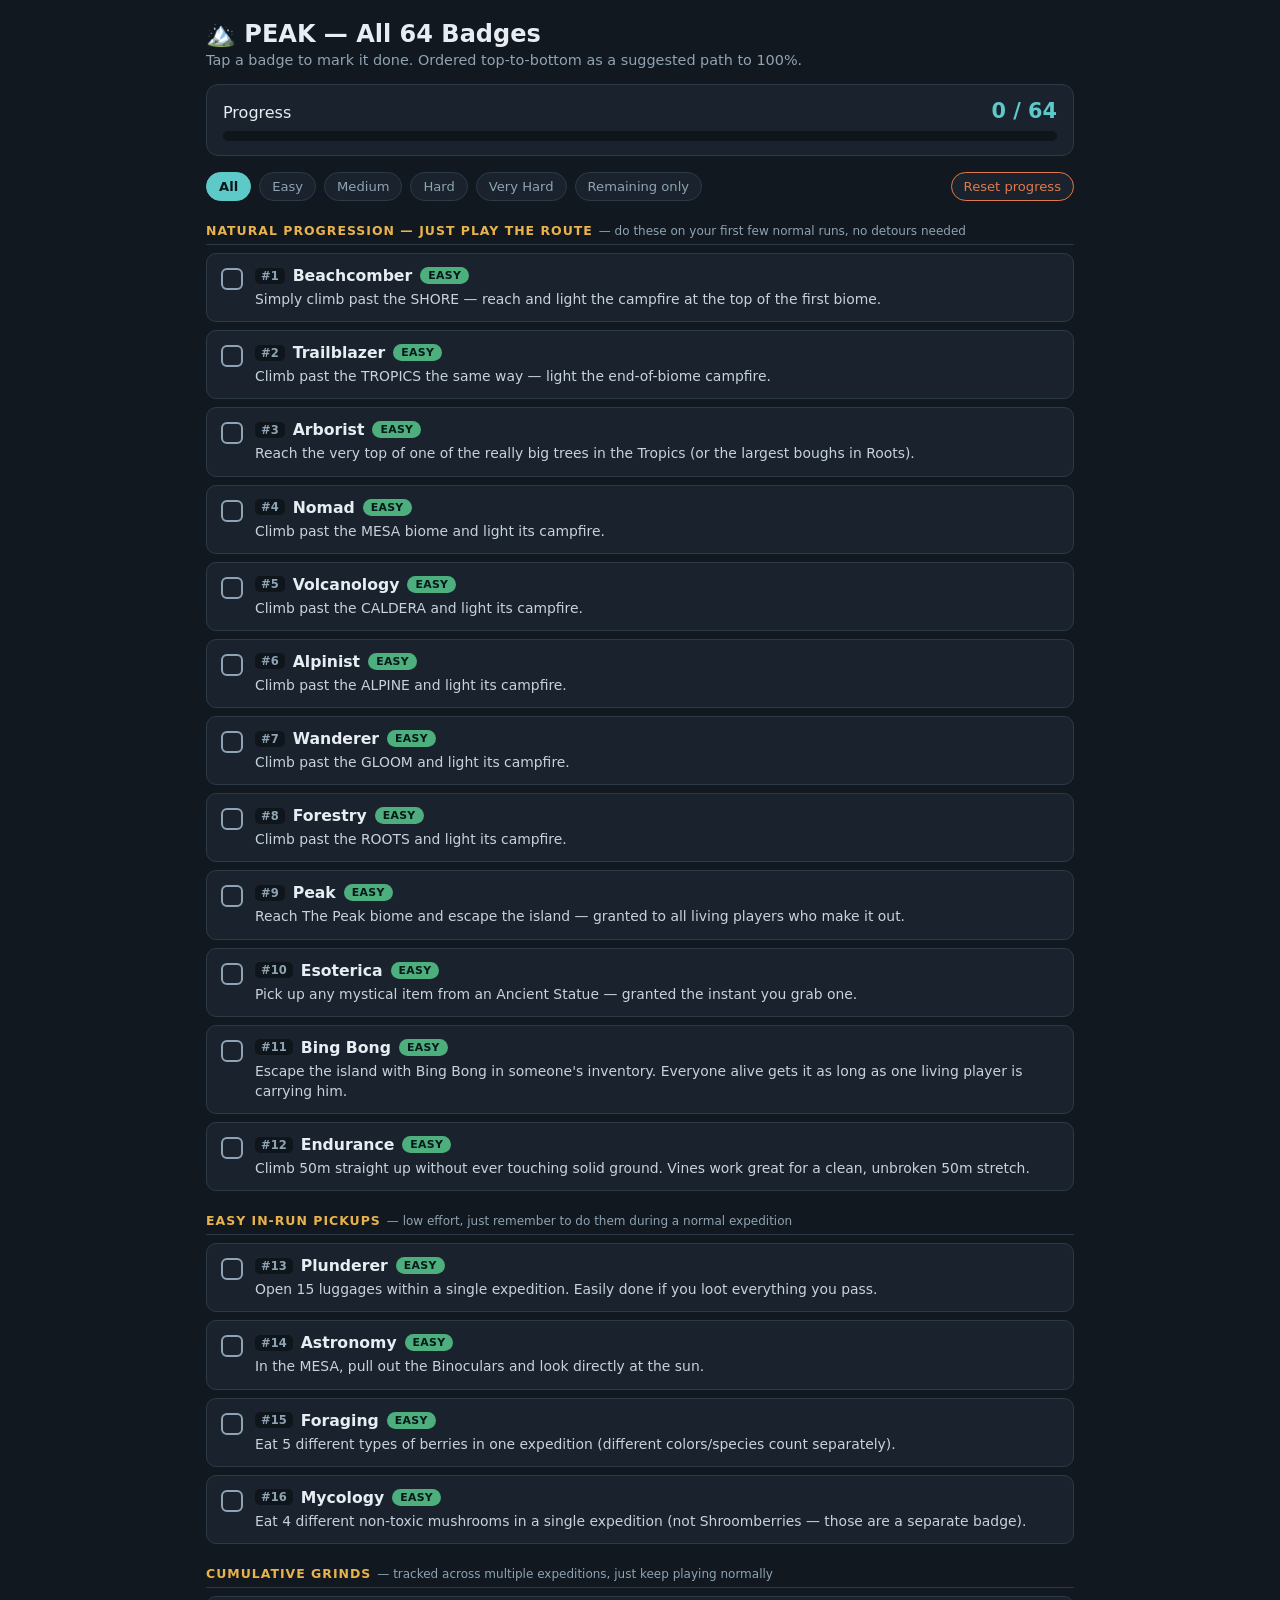
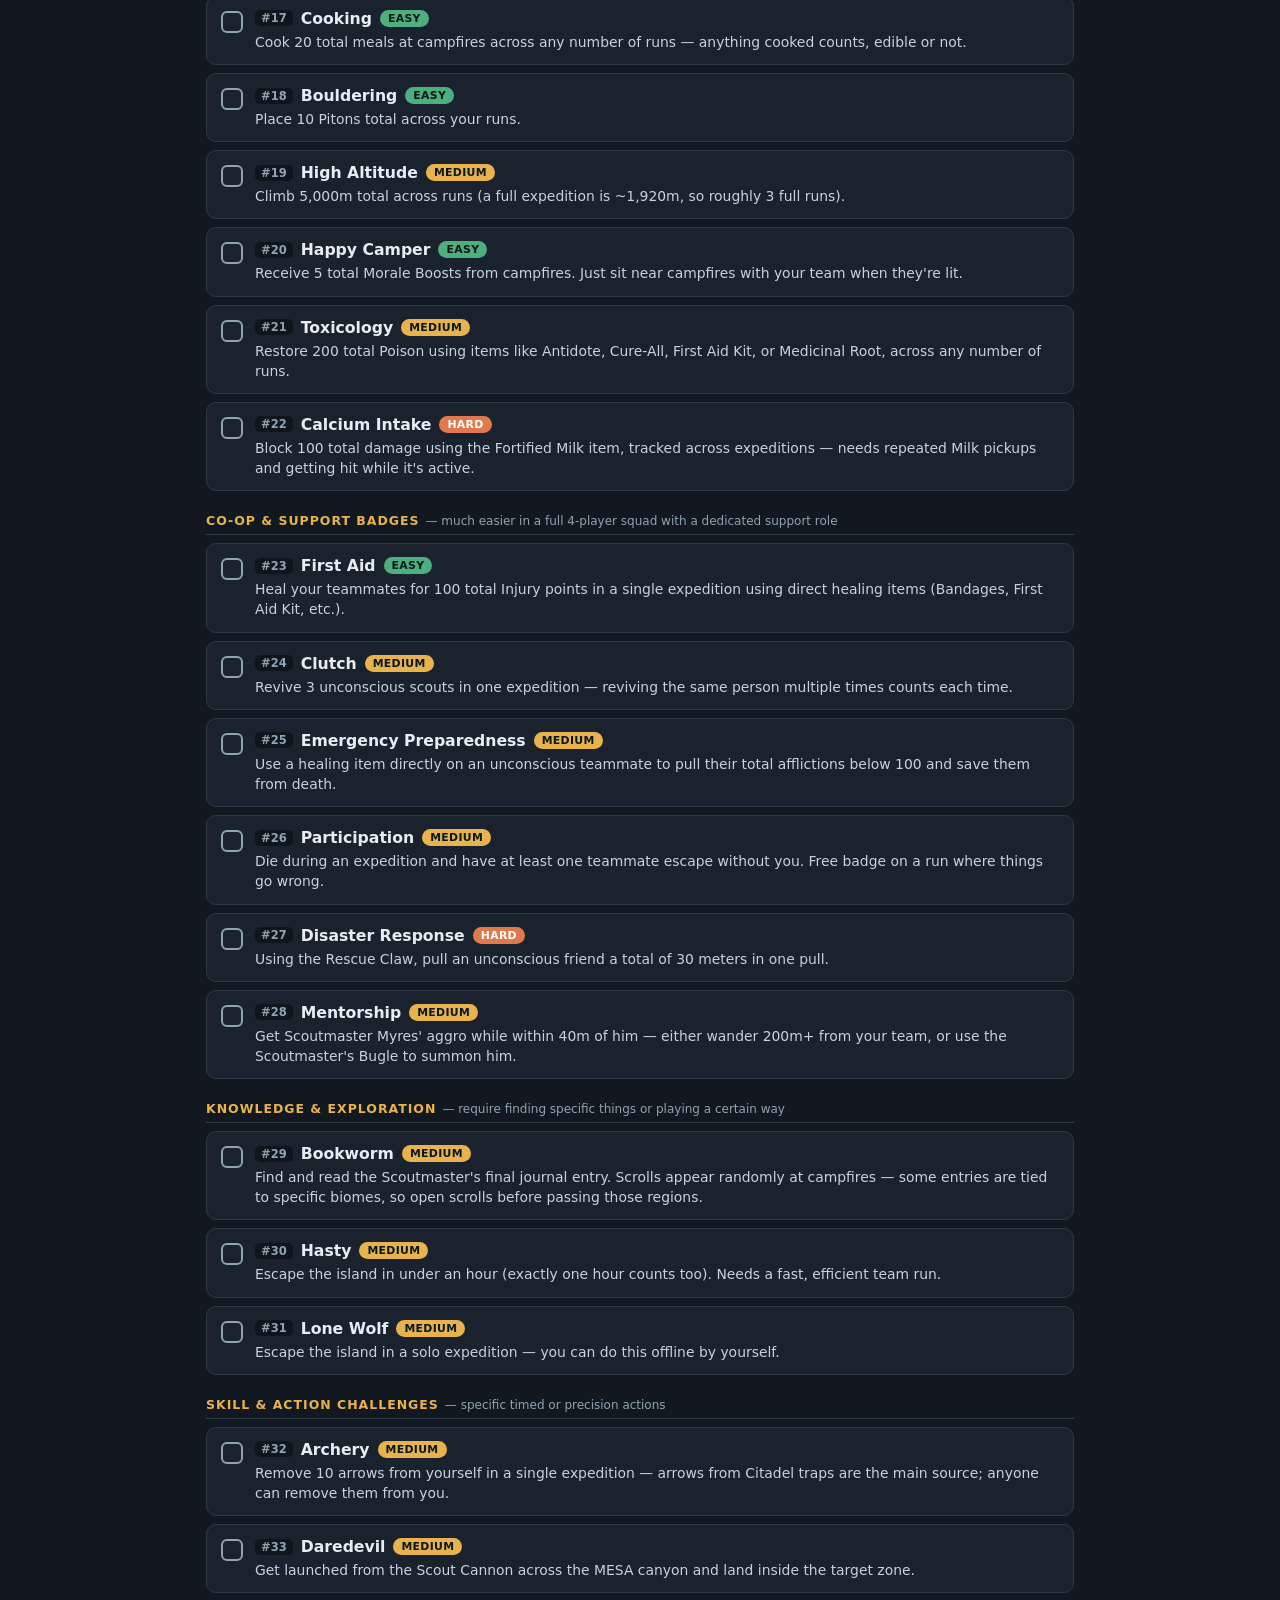
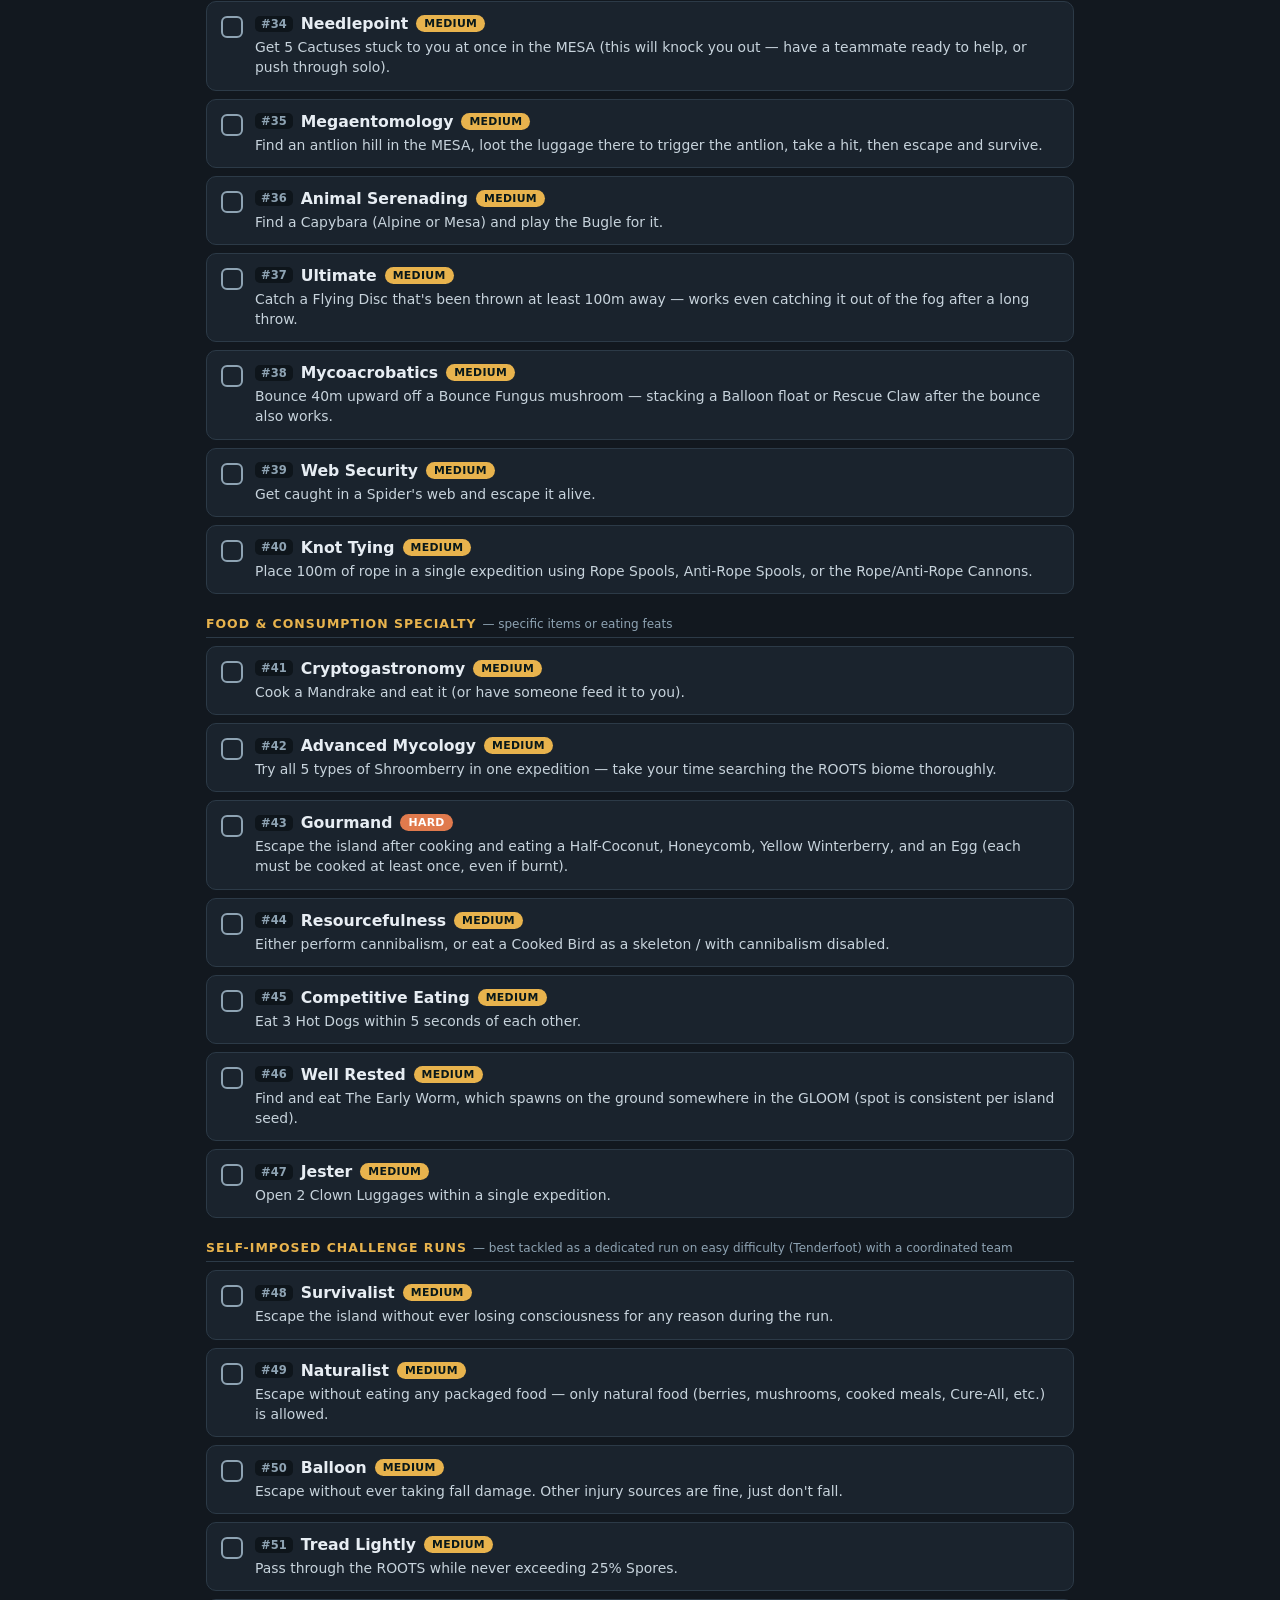
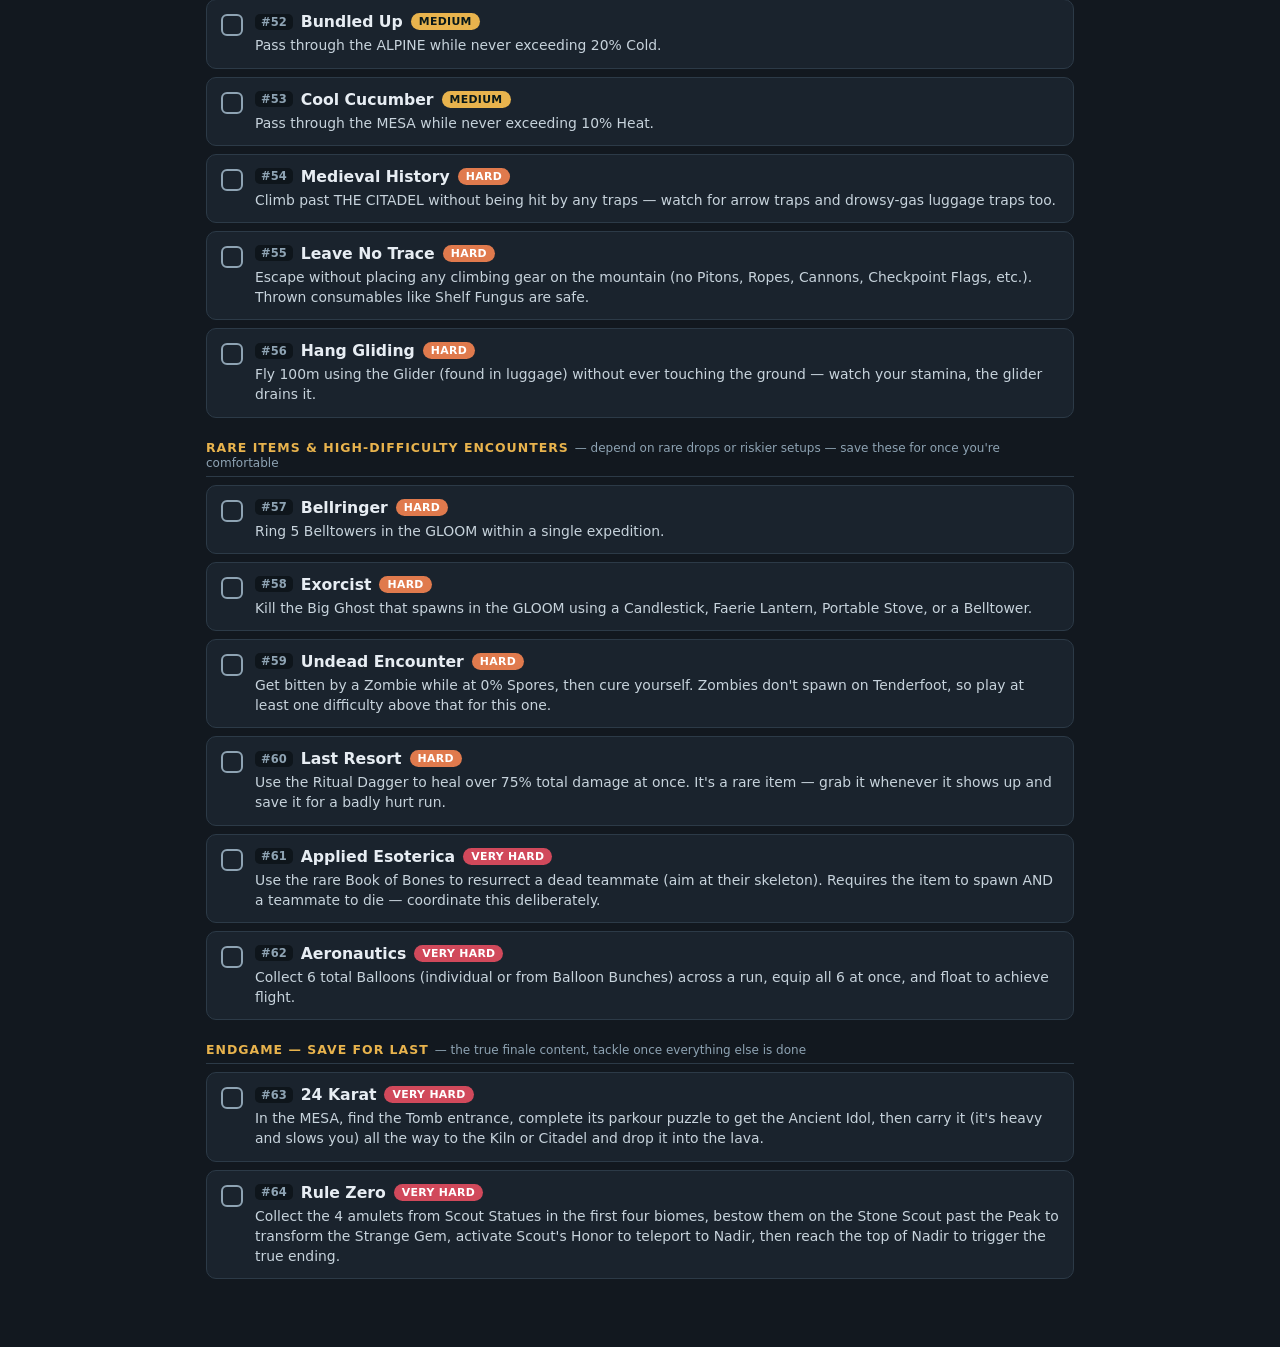
<file: peak-achievements.html>
<!DOCTYPE html>
<html lang="en">
<head>
<meta charset="UTF-8">
<title>PEAK — All 64 Badges</title>
<style>
  :root{
    --bg:#12181f; --panel:#1a232d; --panel2:#20303c; --border:#2c3a47;
    --text:#e7edf3; --muted:#8ea3b3; --accent:#5ec9c9; --accent2:#e8b34d;
    --easy:#4caf7d; --medium:#e8b34d; --hard:#e07a4d; --veryhard:#d1495b;
    --done:#233028;
  }
  *{box-sizing:border-box;}
  body{
    margin:0; background:var(--bg); color:var(--text);
    font-family:'Segoe UI',system-ui,-apple-system,sans-serif;
    padding:0;
  }
  .wrap{max-width:900px;margin:0 auto;padding:20px 16px 60px;}
  header{margin-bottom:16px;}
  h1{
    font-size:1.5rem;margin:0 0 4px;
    display:flex;align-items:center;gap:10px;
  }
  .subtitle{color:var(--muted);font-size:0.9rem;margin-bottom:16px;}

  .progress-card{
    background:var(--panel);border:1px solid var(--border);border-radius:12px;
    padding:14px 16px;margin-bottom:16px;
  }
  .progress-top{display:flex;justify-content:space-between;align-items:baseline;margin-bottom:8px;}
  .progress-num{font-size:1.3rem;font-weight:700;color:var(--accent);}
  .progress-bar-bg{height:10px;background:#0e151b;border-radius:6px;overflow:hidden;}
  .progress-bar-fill{height:100%;background:linear-gradient(90deg,var(--accent),var(--accent2));border-radius:6px;transition:width .3s ease;}

  .controls{display:flex;flex-wrap:wrap;gap:8px;margin-bottom:18px;}
  .chip{
    background:var(--panel);border:1px solid var(--border);color:var(--muted);
    padding:6px 12px;border-radius:20px;font-size:0.82rem;cursor:pointer;
    user-select:none;transition:all .15s;
  }
  .chip:hover{border-color:var(--accent);}
  .chip.active{background:var(--accent);color:#08181a;border-color:var(--accent);font-weight:600;}
  .chip.reset{margin-left:auto;color:var(--hard);border-color:var(--hard);}

  .phase{margin-bottom:8px;}
  .phase-title{
    font-size:0.78rem;text-transform:uppercase;letter-spacing:0.08em;
    color:var(--accent2);font-weight:700;margin:22px 0 8px;
    padding-bottom:6px;border-bottom:1px solid var(--border);
  }
  .phase-title span{color:var(--muted);font-weight:400;text-transform:none;letter-spacing:0;margin-left:6px;font-size:0.75rem;}

  .badge-item{
    background:var(--panel);border:1px solid var(--border);border-radius:10px;
    padding:12px 14px;margin-bottom:8px;display:flex;gap:12px;align-items:flex-start;
    transition:background .15s,border-color .15s;
  }
  .badge-item.done{background:var(--done);border-color:#2f4a3a;}
  .badge-item.hidden{display:none;}

  .checkbox{
    width:22px;height:22px;border-radius:6px;border:2px solid var(--muted);
    flex-shrink:0;margin-top:2px;cursor:pointer;display:flex;align-items:center;justify-content:center;
    transition:all .15s;
  }
  .checkbox.checked{background:var(--accent);border-color:var(--accent);}
  .checkbox svg{width:14px;height:14px;display:none;}
  .checkbox.checked svg{display:block;}

  .badge-body{flex:1;min-width:0;}
  .badge-head{display:flex;align-items:center;flex-wrap:wrap;gap:8px;margin-bottom:4px;}
  .order-num{
    font-size:0.72rem;color:var(--muted);font-weight:700;
    background:#0e151b;border-radius:5px;padding:1px 6px;
  }
  .badge-name{font-weight:700;font-size:0.98rem;}
  .badge-item.done .badge-name{color:var(--muted);text-decoration:line-through;}
  .diff-tag{
    font-size:0.68rem;font-weight:700;text-transform:uppercase;letter-spacing:0.03em;
    padding:2px 8px;border-radius:10px;color:#08181a;
  }
  .diff-Easy{background:var(--easy);}
  .diff-Medium{background:var(--medium);}
  .diff-Hard{background:var(--hard);color:#fff;}
  .diff-Very-Hard{background:var(--veryhard);color:#fff;}

  .badge-how{font-size:0.87rem;color:#c7d3dc;line-height:1.45;}
  .badge-item.done .badge-how{color:var(--muted);}
  .badge-note{font-size:0.78rem;color:var(--muted);margin-top:4px;font-style:italic;}

  .loading{text-align:center;color:var(--muted);padding:30px;}
</style>
</head>
<body>
<div class="wrap">
  <header>
    <h1>🏔️ PEAK — All 64 Badges</h1>
    <div class="subtitle">Tap a badge to mark it done. Ordered top-to-bottom as a suggested path to 100%.</div>
  </header>

  <div class="progress-card">
    <div class="progress-top">
      <span>Progress</span>
      <span class="progress-num" id="progressNum">0 / 64</span>
    </div>
    <div class="progress-bar-bg"><div class="progress-bar-fill" id="progressFill" style="width:0%"></div></div>
  </div>

  <div class="controls" id="filters">
    <div class="chip active" data-filter="all">All</div>
    <div class="chip" data-filter="Easy">Easy</div>
    <div class="chip" data-filter="Medium">Medium</div>
    <div class="chip" data-filter="Hard">Hard</div>
    <div class="chip" data-filter="Very Hard">Very Hard</div>
    <div class="chip" data-filter="todo">Remaining only</div>
    <div class="chip reset" id="resetBtn">Reset progress</div>
  </div>

  <div id="list"><div class="loading">Loading…</div></div>
</div>

<script>
const DATA = [
{p:"Natural progression — just play the route",n:"do these on your first few normal runs, no detours needed"},
{name:"Beachcomber", diff:"Easy", how:"Simply climb past the SHORE — reach and light the campfire at the top of the first biome."},
{name:"Trailblazer", diff:"Easy", how:"Climb past the TROPICS the same way — light the end-of-biome campfire."},
{name:"Arborist", diff:"Easy", how:"Reach the very top of one of the really big trees in the Tropics (or the largest boughs in Roots)."},
{name:"Nomad", diff:"Easy", how:"Climb past the MESA biome and light its campfire."},
{name:"Volcanology", diff:"Easy", how:"Climb past the CALDERA and light its campfire."},
{name:"Alpinist", diff:"Easy", how:"Climb past the ALPINE and light its campfire."},
{name:"Wanderer", diff:"Easy", how:"Climb past the GLOOM and light its campfire."},
{name:"Forestry", diff:"Easy", how:"Climb past the ROOTS and light its campfire."},
{name:"Peak", diff:"Easy", how:"Reach The Peak biome and escape the island — granted to all living players who make it out."},
{name:"Esoterica", diff:"Easy", how:"Pick up any mystical item from an Ancient Statue — granted the instant you grab one."},
{name:"Bing Bong", diff:"Easy", how:"Escape the island with Bing Bong in someone's inventory. Everyone alive gets it as long as one living player is carrying him."},
{name:"Endurance", diff:"Easy", how:"Climb 50m straight up without ever touching solid ground. Vines work great for a clean, unbroken 50m stretch."},

{p:"Easy in-run pickups",n:"low effort, just remember to do them during a normal expedition"},
{name:"Plunderer", diff:"Easy", how:"Open 15 luggages within a single expedition. Easily done if you loot everything you pass."},
{name:"Astronomy", diff:"Easy", how:"In the MESA, pull out the Binoculars and look directly at the sun."},
{name:"Foraging", diff:"Easy", how:"Eat 5 different types of berries in one expedition (different colors/species count separately)."},
{name:"Mycology", diff:"Easy", how:"Eat 4 different non-toxic mushrooms in a single expedition (not Shroomberries — those are a separate badge)."},

{p:"Cumulative grinds",n:"tracked across multiple expeditions, just keep playing normally"},
{name:"Cooking", diff:"Easy", how:"Cook 20 total meals at campfires across any number of runs — anything cooked counts, edible or not."},
{name:"Bouldering", diff:"Easy", how:"Place 10 Pitons total across your runs."},
{name:"High Altitude", diff:"Medium", how:"Climb 5,000m total across runs (a full expedition is ~1,920m, so roughly 3 full runs)."},
{name:"Happy Camper", diff:"Easy", how:"Receive 5 total Morale Boosts from campfires. Just sit near campfires with your team when they're lit."},
{name:"Toxicology", diff:"Medium", how:"Restore 200 total Poison using items like Antidote, Cure-All, First Aid Kit, or Medicinal Root, across any number of runs."},
{name:"Calcium Intake", diff:"Hard", how:"Block 100 total damage using the Fortified Milk item, tracked across expeditions — needs repeated Milk pickups and getting hit while it's active."},

{p:"Co-op & support badges",n:"much easier in a full 4-player squad with a dedicated support role"},
{name:"First Aid", diff:"Easy", how:"Heal your teammates for 100 total Injury points in a single expedition using direct healing items (Bandages, First Aid Kit, etc.)."},
{name:"Clutch", diff:"Medium", how:"Revive 3 unconscious scouts in one expedition — reviving the same person multiple times counts each time."},
{name:"Emergency Preparedness", diff:"Medium", how:"Use a healing item directly on an unconscious teammate to pull their total afflictions below 100 and save them from death."},
{name:"Participation", diff:"Medium", how:"Die during an expedition and have at least one teammate escape without you. Free badge on a run where things go wrong."},
{name:"Disaster Response", diff:"Hard", how:"Using the Rescue Claw, pull an unconscious friend a total of 30 meters in one pull."},
{name:"Mentorship", diff:"Medium", how:"Get Scoutmaster Myres' aggro while within 40m of him — either wander 200m+ from your team, or use the Scoutmaster's Bugle to summon him."},

{p:"Knowledge & exploration",n:"require finding specific things or playing a certain way"},
{name:"Bookworm", diff:"Medium", how:"Find and read the Scoutmaster's final journal entry. Scrolls appear randomly at campfires — some entries are tied to specific biomes, so open scrolls before passing those regions."},
{name:"Hasty", diff:"Medium", how:"Escape the island in under an hour (exactly one hour counts too). Needs a fast, efficient team run."},
{name:"Lone Wolf", diff:"Medium", how:"Escape the island in a solo expedition — you can do this offline by yourself."},

{p:"Skill & action challenges",n:"specific timed or precision actions"},
{name:"Archery", diff:"Medium", how:"Remove 10 arrows from yourself in a single expedition — arrows from Citadel traps are the main source; anyone can remove them from you."},
{name:"Daredevil", diff:"Medium", how:"Get launched from the Scout Cannon across the MESA canyon and land inside the target zone."},
{name:"Needlepoint", diff:"Medium", how:"Get 5 Cactuses stuck to you at once in the MESA (this will knock you out — have a teammate ready to help, or push through solo)."},
{name:"Megaentomology", diff:"Medium", how:"Find an antlion hill in the MESA, loot the luggage there to trigger the antlion, take a hit, then escape and survive."},
{name:"Animal Serenading", diff:"Medium", how:"Find a Capybara (Alpine or Mesa) and play the Bugle for it."},
{name:"Ultimate", diff:"Medium", how:"Catch a Flying Disc that's been thrown at least 100m away — works even catching it out of the fog after a long throw."},
{name:"Mycoacrobatics", diff:"Medium", how:"Bounce 40m upward off a Bounce Fungus mushroom — stacking a Balloon float or Rescue Claw after the bounce also works."},
{name:"Web Security", diff:"Medium", how:"Get caught in a Spider's web and escape it alive."},
{name:"Knot Tying", diff:"Medium", how:"Place 100m of rope in a single expedition using Rope Spools, Anti-Rope Spools, or the Rope/Anti-Rope Cannons."},

{p:"Food & consumption specialty",n:"specific items or eating feats"},
{name:"Cryptogastronomy", diff:"Medium", how:"Cook a Mandrake and eat it (or have someone feed it to you)."},
{name:"Advanced Mycology", diff:"Medium", how:"Try all 5 types of Shroomberry in one expedition — take your time searching the ROOTS biome thoroughly."},
{name:"Gourmand", diff:"Hard", how:"Escape the island after cooking and eating a Half-Coconut, Honeycomb, Yellow Winterberry, and an Egg (each must be cooked at least once, even if burnt)."},
{name:"Resourcefulness", diff:"Medium", how:"Either perform cannibalism, or eat a Cooked Bird as a skeleton / with cannibalism disabled."},
{name:"Competitive Eating", diff:"Medium", how:"Eat 3 Hot Dogs within 5 seconds of each other."},
{name:"Well Rested", diff:"Medium", how:"Find and eat The Early Worm, which spawns on the ground somewhere in the GLOOM (spot is consistent per island seed)."},
{name:"Jester", diff:"Medium", how:"Open 2 Clown Luggages within a single expedition."},

{p:"Self-imposed challenge runs",n:"best tackled as a dedicated run on easy difficulty (Tenderfoot) with a coordinated team"},
{name:"Survivalist", diff:"Medium", how:"Escape the island without ever losing consciousness for any reason during the run."},
{name:"Naturalist", diff:"Medium", how:"Escape without eating any packaged food — only natural food (berries, mushrooms, cooked meals, Cure-All, etc.) is allowed."},
{name:"Balloon", diff:"Medium", how:"Escape without ever taking fall damage. Other injury sources are fine, just don't fall."},
{name:"Tread Lightly", diff:"Medium", how:"Pass through the ROOTS while never exceeding 25% Spores."},
{name:"Bundled Up", diff:"Medium", how:"Pass through the ALPINE while never exceeding 20% Cold."},
{name:"Cool Cucumber", diff:"Medium", how:"Pass through the MESA while never exceeding 10% Heat."},
{name:"Medieval History", diff:"Hard", how:"Climb past THE CITADEL without being hit by any traps — watch for arrow traps and drowsy-gas luggage traps too."},
{name:"Leave No Trace", diff:"Hard", how:"Escape without placing any climbing gear on the mountain (no Pitons, Ropes, Cannons, Checkpoint Flags, etc.). Thrown consumables like Shelf Fungus are safe."},
{name:"Hang Gliding", diff:"Hard", how:"Fly 100m using the Glider (found in luggage) without ever touching the ground — watch your stamina, the glider drains it."},

{p:"Rare items & high-difficulty encounters",n:"depend on rare drops or riskier setups — save these for once you're comfortable"},
{name:"Bellringer", diff:"Hard", how:"Ring 5 Belltowers in the GLOOM within a single expedition."},
{name:"Exorcist", diff:"Hard", how:"Kill the Big Ghost that spawns in the GLOOM using a Candlestick, Faerie Lantern, Portable Stove, or a Belltower."},
{name:"Undead Encounter", diff:"Hard", how:"Get bitten by a Zombie while at 0% Spores, then cure yourself. Zombies don't spawn on Tenderfoot, so play at least one difficulty above that for this one."},
{name:"Last Resort", diff:"Hard", how:"Use the Ritual Dagger to heal over 75% total damage at once. It's a rare item — grab it whenever it shows up and save it for a badly hurt run."},
{name:"Applied Esoterica", diff:"Very Hard", how:"Use the rare Book of Bones to resurrect a dead teammate (aim at their skeleton). Requires the item to spawn AND a teammate to die — coordinate this deliberately."},
{name:"Aeronautics", diff:"Very Hard", how:"Collect 6 total Balloons (individual or from Balloon Bunches) across a run, equip all 6 at once, and float to achieve flight."},

{p:"Endgame — save for last",n:"the true finale content, tackle once everything else is done"},
{name:"24 Karat", diff:"Very Hard", how:"In the MESA, find the Tomb entrance, complete its parkour puzzle to get the Ancient Idol, then carry it (it's heavy and slows you) all the way to the Kiln or Citadel and drop it into the lava."},
{name:"Rule Zero", diff:"Very Hard", how:"Collect the 4 amulets from Scout Statues in the first four biomes, bestow them on the Stone Scout past the Peak to transform the Strange Gem, activate Scout's Honor to teleport to Nadir, then reach the top of Nadir to trigger the true ending."},
];

const STORAGE_KEY = 'peak-badges-progress-v1';
let state = {};
let currentFilter = 'all';

function badgeId(name){ return name.toLowerCase().replace(/[^a-z0-9]+/g,'-'); }

async function loadState(){
  try{
    const res = await window.storage.get(STORAGE_KEY, false);
    if(res && res.value){ state = JSON.parse(res.value); }
  }catch(e){ /* no saved state yet */ }
}

async function saveState(){
  try{
    await window.storage.set(STORAGE_KEY, JSON.stringify(state), false);
  }catch(e){ console.error('save failed', e); }
}

function render(){
  const listEl = document.getElementById('list');
  listEl.innerHTML = '';
  let order = 0;
  let doneCount = 0;
  let totalBadges = 0;

  DATA.forEach(item=>{
    if(item.p){
      const ph = document.createElement('div');
      ph.className = 'phase-title';
      ph.innerHTML = item.p + (item.n ? '<span>— '+item.n+'</span>' : '');
      listEl.appendChild(ph);
      return;
    }
    order++;
    totalBadges++;
    const id = badgeId(item.name);
    const isDone = !!state[id];
    if(isDone) doneCount++;

    const diffClass = 'diff-' + item.diff.replace(/\s+/g,'-');
    let show = true;
    if(currentFilter === 'todo' && isDone) show = false;
    if(currentFilter !== 'all' && currentFilter !== 'todo' && item.diff !== currentFilter) show = false;

    const row = document.createElement('div');
    row.className = 'badge-item' + (isDone ? ' done' : '') + (show ? '' : ' hidden');
    row.innerHTML = `
      <div class="checkbox ${isDone ? 'checked':''}" data-id="${id}">
        <svg viewBox="0 0 24 24" fill="none" stroke="#08181a" stroke-width="3"><path d="M4 12l6 6L20 6"/></svg>
      </div>
      <div class="badge-body">
        <div class="badge-head">
          <span class="order-num">#${order}</span>
          <span class="badge-name">${item.name}</span>
          <span class="diff-tag ${diffClass}">${item.diff}</span>
        </div>
        <div class="badge-how">${item.how}</div>
      </div>
    `;
    listEl.appendChild(row);
  });

  document.getElementById('progressNum').textContent = doneCount + ' / ' + totalBadges;
  document.getElementById('progressFill').style.width = (doneCount/totalBadges*100) + '%';

  listEl.querySelectorAll('.checkbox').forEach(cb=>{
    cb.addEventListener('click', async ()=>{
      const id = cb.dataset.id;
      state[id] = !state[id];
      await saveState();
      render();
    });
  });
}

document.getElementById('filters').addEventListener('click', (e)=>{
  const chip = e.target.closest('.chip');
  if(!chip || chip.id === 'resetBtn') return;
  document.querySelectorAll('.chip').forEach(c=>c.classList.remove('active'));
  chip.classList.add('active');
  currentFilter = chip.dataset.filter;
  render();
});

document.getElementById('resetBtn').addEventListener('click', async ()=>{
  if(confirm('Reset all progress?')){
    state = {};
    await saveState();
    render();
  }
});

(async ()=>{
  await loadState();
  render();
})();
</script>
</body>
</html>
</file>
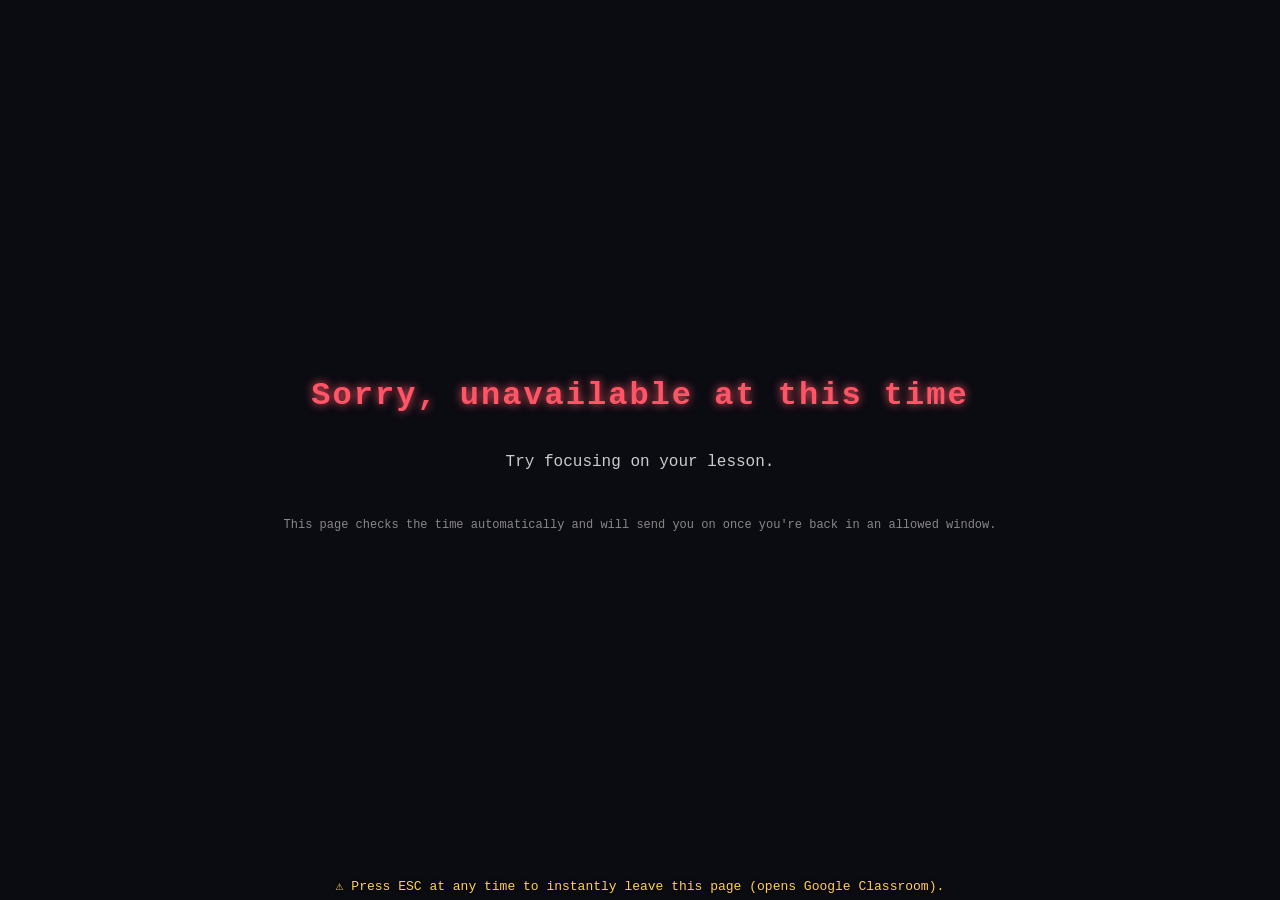
<file: sorry.html>
<!DOCTYPE html>
<html lang="en">
<head>
<meta charset="UTF-8">
<title>Unavailable</title>
<link rel="stylesheet" href="shared/style.css">
</head>
<body>
<div class="wrap">
  <h1 style="color:#ff5566;">Sorry, unavailable at this time</h1>
  <p class="desc">Try focusing on your lesson.</p>
  <p class="subtle">This page checks the time automatically and will send you on once you're back in an allowed window.</p>
</div>
<div id="escReminder">⚠ Press ESC at any time to instantly leave this page (opens Google Classroom).</div>

<script src="shared/time-gate.js"></script>
<script src="shared/esc-bosskey.js"></script>
<script>
setInterval(function () {
  if (window.SchoolSim.isWithinAllowedWindow()) {
    window.location.replace('lobby.html');
  }
}, 15000);
</script>
</body>
</html>
</file>
<file: shared/style.css>
* { box-sizing: border-box; }
html, body {
  margin: 0; padding: 0; min-height: 100%;
  background: #0b0b12; color: #f2f2f2;
  font-family: 'Courier New', monospace;
}
.wrap {
  min-height: 100vh; display: flex; flex-direction: column;
  align-items: center; justify-content: center; gap: 16px; padding: 20px; text-align: center;
}
h1 { letter-spacing: 2px; text-shadow: 0 0 10px #ff5566; margin-bottom: 4px; }
p.desc { color: #ccc; max-width: 480px; line-height: 1.5; }
.card {
  background: #16161f; border: 2px solid #444; border-radius: 8px;
  padding: 28px 32px; max-width: 480px; width: 100%;
}
button, a.btn {
  background: #16161f; border: 2px solid #666; color: #f2f2f2;
  padding: 10px 18px; font-family: inherit; font-size: 15px;
  cursor: pointer; border-radius: 4px; text-decoration: none; display: inline-block;
}
button:hover, a.btn:hover { border-color: #ffd24d; background: #26263a; }
button:disabled { opacity: 0.4; cursor: not-allowed; }
.subtle { color: #888; font-size: 12px; }
.error { color: #ff5566; min-height: 18px; }
#escReminder {
  position: fixed; bottom: 6px; left: 0; right: 0; text-align: center;
  color: #ffd24d; font-size: 13px; text-shadow: 0 0 4px #000; pointer-events: none;
}
.game-list { display: flex; flex-direction: column; gap: 10px; width: 100%; max-width: 420px; }
.game-btn {
  background: #1c1c28; border: 2px solid #555; border-radius: 6px;
  padding: 14px; font-size: 16px; color: #ffd24d;
}
.game-btn:hover { border-color: #ffd24d; background: #26263a; }
table { border-collapse: collapse; width: 100%; max-width: 560px; }
th, td { border: 1px solid #444; padding: 8px 10px; font-size: 13px; text-align: left; }
th { color: #ffd24d; }
</file>
